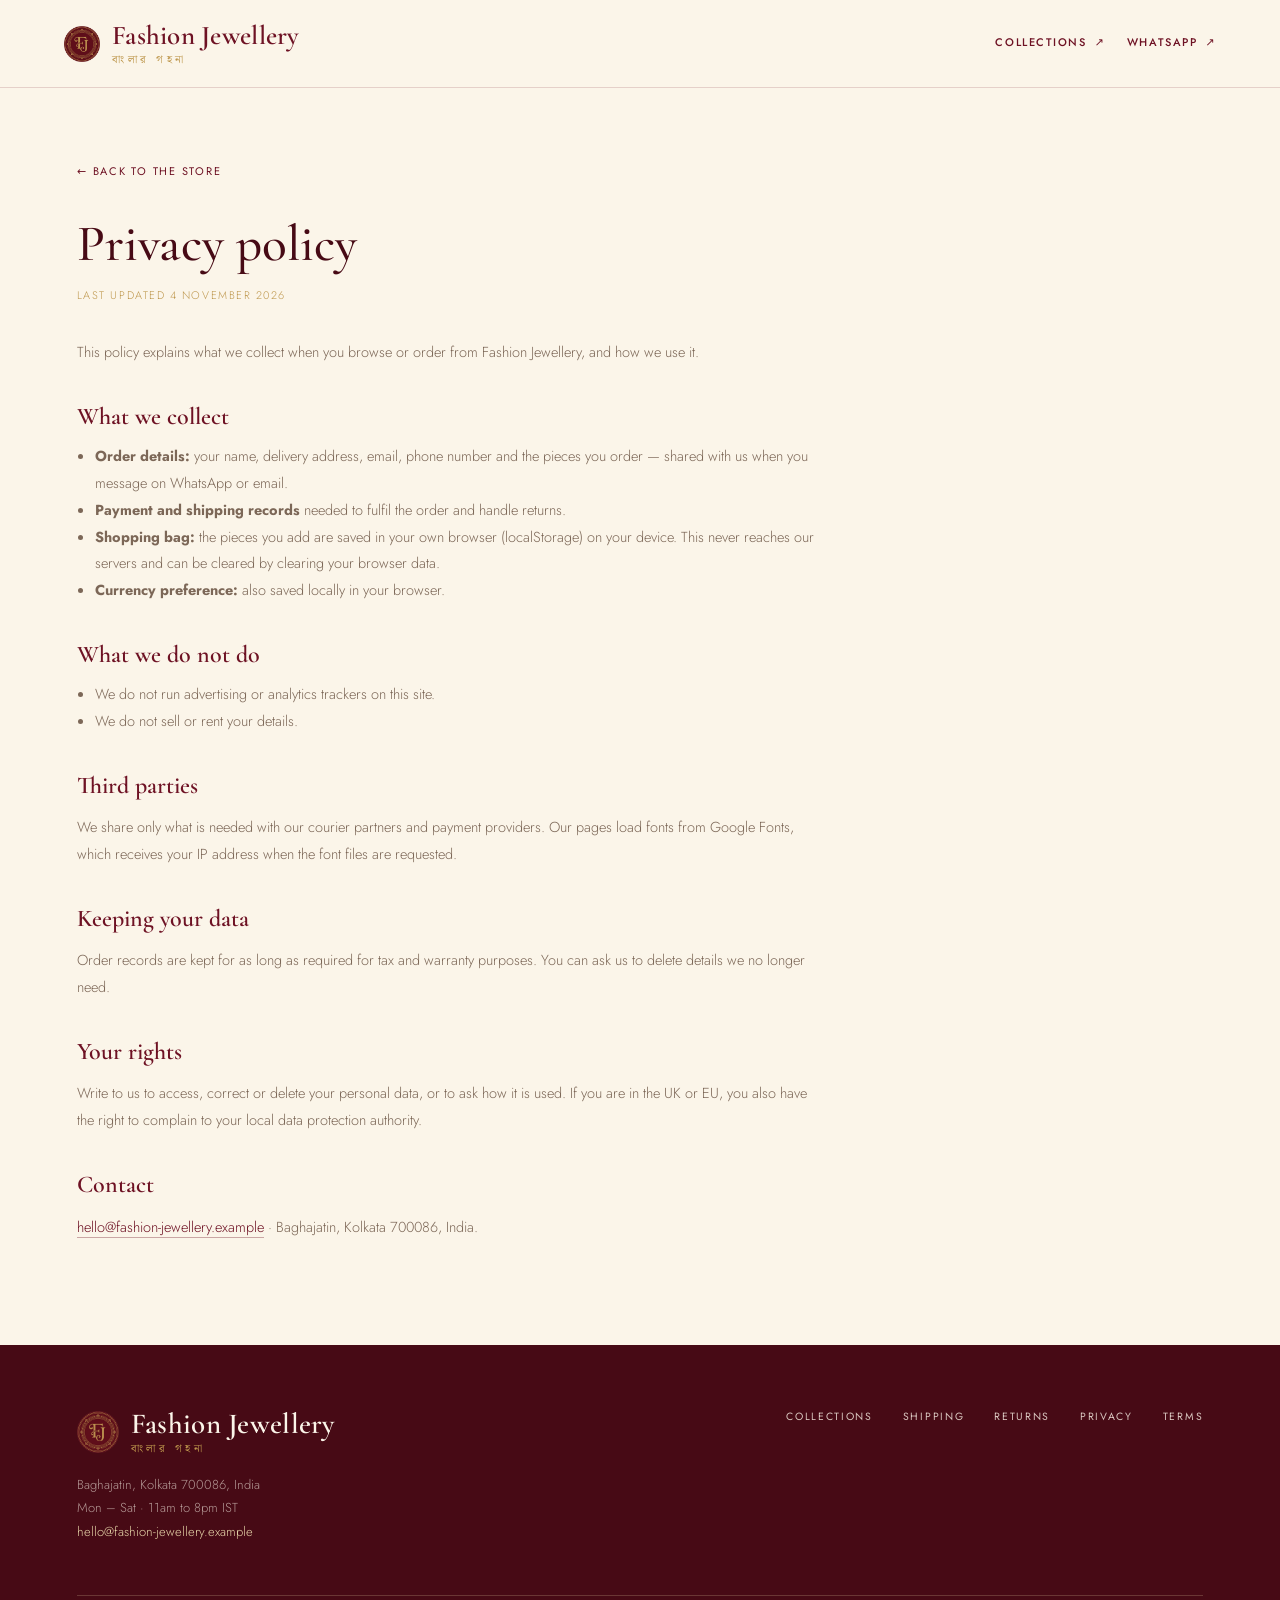
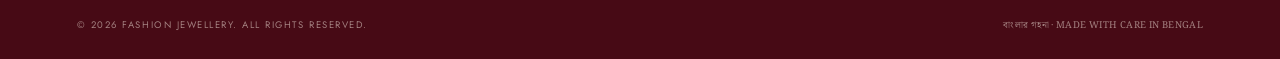
<file: privacy.html>
<!doctype html>
<html lang="en">
<head>
  <meta charset="UTF-8">
  <meta name="viewport" content="width=device-width, initial-scale=1.0">
  <meta name="theme-color" content="#6E1224">
  <link rel="icon" href="images/favicon.png" type="image/png" sizes="64x64">
  <link rel="apple-touch-icon" href="images/logo-mark-180.png">
  <title>Privacy policy | Fashion Jewellery</title>
  <link rel="preconnect" href="https://fonts.googleapis.com">
  <link rel="preconnect" href="https://fonts.gstatic.com" crossorigin>
  <link href="https://fonts.googleapis.com/css2?family=Cormorant+Garamond:ital,wght@0,400;0,500;0,600;1,400&family=Jost:wght@300;400;500;600&family=Noto+Serif+Bengali:wght@400;500;600&display=swap" rel="stylesheet">
  <link rel="stylesheet" href="style.css?v=16">
</head>
<body>
  <header class="header">
    <a class="logo" href="index.html" aria-label="Fashion Jewellery home">
      <img class="logo-mark" src="images/logo-mark.png" alt="" width="36" height="36"><span class="logo-text"><span class="logo-en">Fashion Jewellery</span><span class="logo-bn" lang="bn">বাংলার গহনা</span></span>
    </a>
    <div class="header-actions">
      <a href="collections.html" class="contact-link">COLLECTIONS <span>↗</span></a>
      <a href="https://wa.me/918697771768" target="_blank" rel="noopener noreferrer" class="contact-link">WHATSAPP <span>↗</span></a>
    </div>
  </header>
  <main class="page-main">
    <a class="page-back" href="index.html">← BACK TO THE STORE</a>
    <h1>Privacy policy</h1>
    <p class="updated">Last updated 4 November 2026</p>

    <p>This policy explains what we collect when you browse or order from Fashion Jewellery, and how we use it.</p>

    <h2>What we collect</h2>
    <ul>
      <li><strong>Order details:</strong> your name, delivery address, email, phone number and the pieces you order — shared with us when you message on WhatsApp or email.</li>
      <li><strong>Payment and shipping records</strong> needed to fulfil the order and handle returns.</li>
      <li><strong>Shopping bag:</strong> the pieces you add are saved in your own browser (localStorage) on your device. This never reaches our servers and can be cleared by clearing your browser data.</li>
      <li><strong>Currency preference:</strong> also saved locally in your browser.</li>
    </ul>

    <h2>What we do not do</h2>
    <ul>
      <li>We do not run advertising or analytics trackers on this site.</li>
      <li>We do not sell or rent your details.</li>
    </ul>

    <h2>Third parties</h2>
    <p>We share only what is needed with our courier partners and payment providers. Our pages load fonts from Google Fonts, which receives your IP address when the font files are requested.</p>

    <h2>Keeping your data</h2>
    <p>Order records are kept for as long as required for tax and warranty purposes. You can ask us to delete details we no longer need.</p>

    <h2>Your rights</h2>
    <p>Write to us to access, correct or delete your personal data, or to ask how it is used. If you are in the UK or EU, you also have the right to complain to your local data protection authority.</p>

    <h2>Contact</h2>
    <p><a class="inline" href="mailto:hello@fashion-jewellery.example">hello@fashion-jewellery.example</a> · Baghajatin, Kolkata 700086, India.</p>
  </main>
  <footer>
    <div class="footer-top">
      <div class="footer-brand">
        <a class="logo" href="index.html"><img class="logo-mark" src="images/logo-mark.png" alt="" width="36" height="36"><span class="logo-text"><span class="logo-en">Fashion Jewellery</span><span class="logo-bn" lang="bn">বাংলার গহনা</span></span></a>
        <p>Baghajatin, Kolkata 700086, India<br>Mon – Sat · 11am to 8pm IST<br><a href="mailto:hello@fashion-jewellery.example">hello@fashion-jewellery.example</a></p>
      </div>
      <div class="footer-links">
        <a href="collections.html">COLLECTIONS</a>
        <a href="shipping.html">SHIPPING</a>
        <a href="returns.html">RETURNS</a>
        <a href="privacy.html">PRIVACY</a>
        <a href="terms.html">TERMS</a>
      </div>
    </div>
    <div class="footer-bottom">
      <span>© 2026 FASHION JEWELLERY. ALL RIGHTS RESERVED.</span>
      <span lang="bn">বাংলার গহনা · MADE WITH CARE IN BENGAL</span>
    </div>
  </footer>
</body></html>
</file>
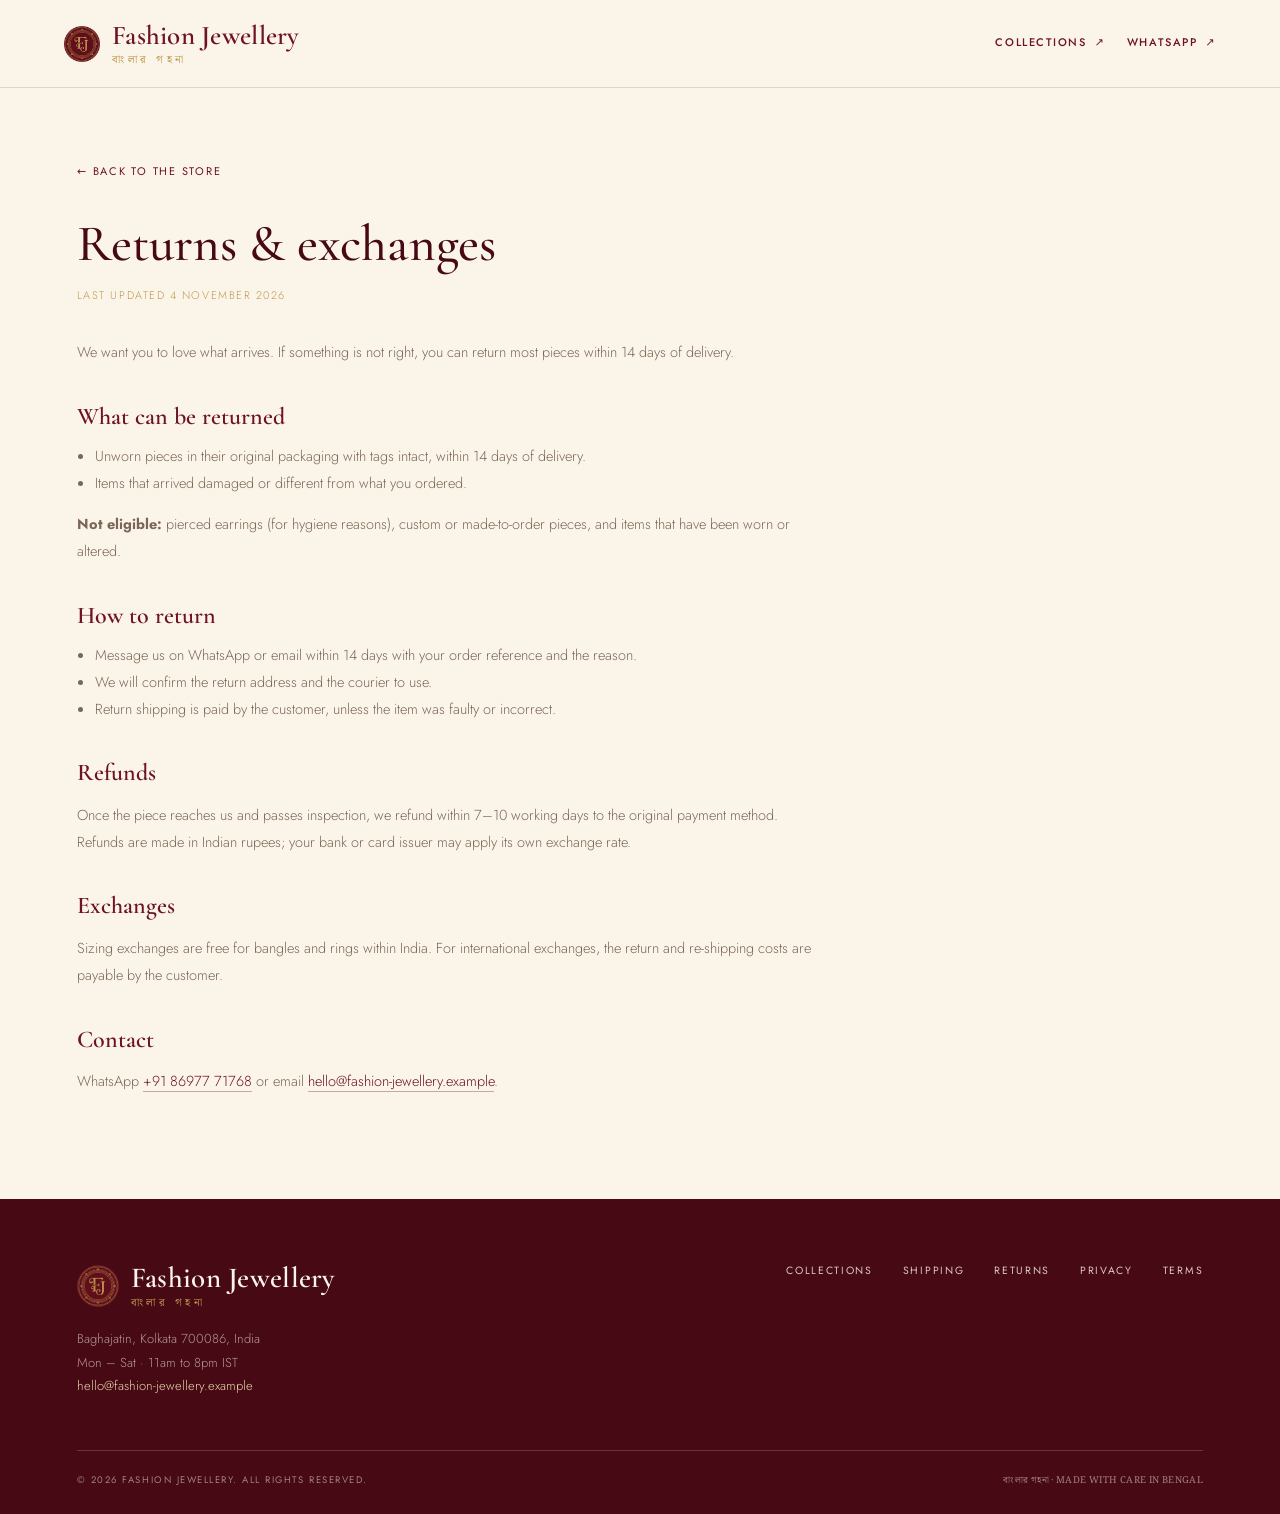
<file: returns.html>
<!doctype html>
<html lang="en">
<head>
  <meta charset="UTF-8">
  <meta name="viewport" content="width=device-width, initial-scale=1.0">
  <meta name="theme-color" content="#6E1224">
  <link rel="icon" href="images/favicon.png" type="image/png" sizes="64x64">
  <link rel="apple-touch-icon" href="images/logo-mark-180.png">
  <title>Returns &amp; exchanges | Fashion Jewellery</title>
  <link rel="preconnect" href="https://fonts.googleapis.com">
  <link rel="preconnect" href="https://fonts.gstatic.com" crossorigin>
  <link href="https://fonts.googleapis.com/css2?family=Cormorant+Garamond:ital,wght@0,400;0,500;0,600;1,400&family=Jost:wght@300;400;500;600&family=Noto+Serif+Bengali:wght@400;500;600&display=swap" rel="stylesheet">
  <link rel="stylesheet" href="style.css?v=16">
</head>
<body>
  <header class="header">
    <a class="logo" href="index.html" aria-label="Fashion Jewellery home">
      <img class="logo-mark" src="images/logo-mark.png" alt="" width="36" height="36"><span class="logo-text"><span class="logo-en">Fashion Jewellery</span><span class="logo-bn" lang="bn">বাংলার গহনা</span></span>
    </a>
    <div class="header-actions">
      <a href="collections.html" class="contact-link">COLLECTIONS <span>↗</span></a>
      <a href="https://wa.me/918697771768" target="_blank" rel="noopener noreferrer" class="contact-link">WHATSAPP <span>↗</span></a>
    </div>
  </header>
  <main class="page-main">
    <a class="page-back" href="index.html">← BACK TO THE STORE</a>
    <h1>Returns &amp; exchanges</h1>
    <p class="updated">Last updated 4 November 2026</p>

    <p>We want you to love what arrives. If something is not right, you can return most pieces within 14 days of delivery.</p>

    <h2>What can be returned</h2>
    <ul>
      <li>Unworn pieces in their original packaging with tags intact, within 14 days of delivery.</li>
      <li>Items that arrived damaged or different from what you ordered.</li>
    </ul>
    <p><strong>Not eligible:</strong> pierced earrings (for hygiene reasons), custom or made-to-order pieces, and items that have been worn or altered.</p>

    <h2>How to return</h2>
    <ul>
      <li>Message us on WhatsApp or email within 14 days with your order reference and the reason.</li>
      <li>We will confirm the return address and the courier to use.</li>
      <li>Return shipping is paid by the customer, unless the item was faulty or incorrect.</li>
    </ul>

    <h2>Refunds</h2>
    <p>Once the piece reaches us and passes inspection, we refund within 7–10 working days to the original payment method. Refunds are made in Indian rupees; your bank or card issuer may apply its own exchange rate.</p>

    <h2>Exchanges</h2>
    <p>Sizing exchanges are free for bangles and rings within India. For international exchanges, the return and re-shipping costs are payable by the customer.</p>

    <h2>Contact</h2>
    <p>WhatsApp <a class="inline" href="https://wa.me/918697771768" target="_blank" rel="noopener noreferrer">+91 86977 71768</a> or email <a class="inline" href="mailto:hello@fashion-jewellery.example">hello@fashion-jewellery.example</a>.</p>
  </main>
  <footer>
    <div class="footer-top">
      <div class="footer-brand">
        <a class="logo" href="index.html"><img class="logo-mark" src="images/logo-mark.png" alt="" width="36" height="36"><span class="logo-text"><span class="logo-en">Fashion Jewellery</span><span class="logo-bn" lang="bn">বাংলার গহনা</span></span></a>
        <p>Baghajatin, Kolkata 700086, India<br>Mon – Sat · 11am to 8pm IST<br><a href="mailto:hello@fashion-jewellery.example">hello@fashion-jewellery.example</a></p>
      </div>
      <div class="footer-links">
        <a href="collections.html">COLLECTIONS</a>
        <a href="shipping.html">SHIPPING</a>
        <a href="returns.html">RETURNS</a>
        <a href="privacy.html">PRIVACY</a>
        <a href="terms.html">TERMS</a>
      </div>
    </div>
    <div class="footer-bottom">
      <span>© 2026 FASHION JEWELLERY. ALL RIGHTS RESERVED.</span>
      <span lang="bn">বাংলার গহনা · MADE WITH CARE IN BENGAL</span>
    </div>
  </footer>
</body></html>
</file>
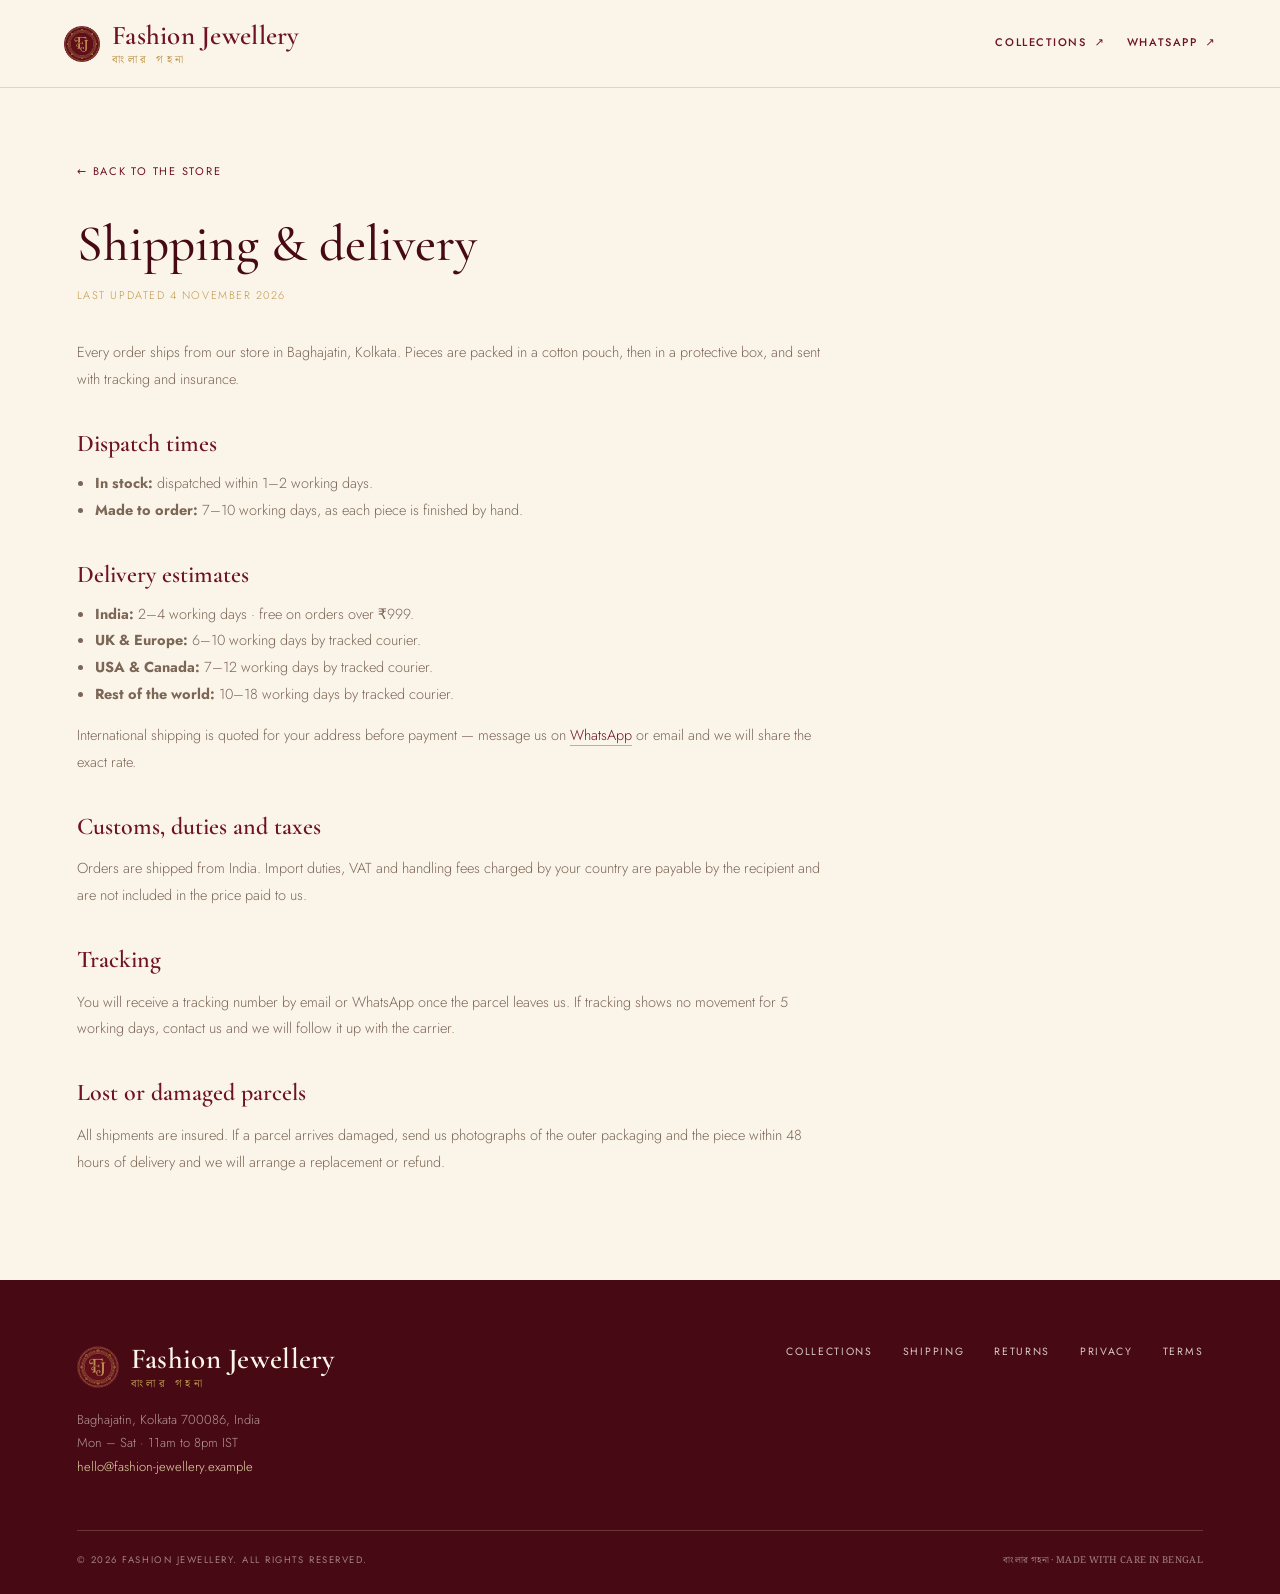
<file: shipping.html>
<!doctype html>
<html lang="en">
<head>
  <meta charset="UTF-8">
  <meta name="viewport" content="width=device-width, initial-scale=1.0">
  <meta name="theme-color" content="#6E1224">
  <link rel="icon" href="images/favicon.png" type="image/png" sizes="64x64">
  <link rel="apple-touch-icon" href="images/logo-mark-180.png">
  <title>Shipping &amp; delivery | Fashion Jewellery</title>
  <link rel="preconnect" href="https://fonts.googleapis.com">
  <link rel="preconnect" href="https://fonts.gstatic.com" crossorigin>
  <link href="https://fonts.googleapis.com/css2?family=Cormorant+Garamond:ital,wght@0,400;0,500;0,600;1,400&family=Jost:wght@300;400;500;600&family=Noto+Serif+Bengali:wght@400;500;600&display=swap" rel="stylesheet">
  <link rel="stylesheet" href="style.css?v=16">
</head>
<body>
  <header class="header">
    <a class="logo" href="index.html" aria-label="Fashion Jewellery home">
      <img class="logo-mark" src="images/logo-mark.png" alt="" width="36" height="36"><span class="logo-text"><span class="logo-en">Fashion Jewellery</span><span class="logo-bn" lang="bn">বাংলার গহনা</span></span>
    </a>
    <div class="header-actions">
      <a href="collections.html" class="contact-link">COLLECTIONS <span>↗</span></a>
      <a href="https://wa.me/918697771768" target="_blank" rel="noopener noreferrer" class="contact-link">WHATSAPP <span>↗</span></a>
    </div>
  </header>
  <main class="page-main">
    <a class="page-back" href="index.html">← BACK TO THE STORE</a>
    <h1>Shipping &amp; delivery</h1>
    <p class="updated">Last updated 4 November 2026</p>

    <p>Every order ships from our store in Baghajatin, Kolkata. Pieces are packed in a cotton pouch, then in a protective box, and sent with tracking and insurance.</p>

    <h2>Dispatch times</h2>
    <ul>
      <li><strong>In stock:</strong> dispatched within 1–2 working days.</li>
      <li><strong>Made to order:</strong> 7–10 working days, as each piece is finished by hand.</li>
    </ul>

    <h2>Delivery estimates</h2>
    <ul>
      <li><strong>India:</strong> 2–4 working days · free on orders over ₹999.</li>
      <li><strong>UK &amp; Europe:</strong> 6–10 working days by tracked courier.</li>
      <li><strong>USA &amp; Canada:</strong> 7–12 working days by tracked courier.</li>
      <li><strong>Rest of the world:</strong> 10–18 working days by tracked courier.</li>
    </ul>
    <p>International shipping is quoted for your address before payment — message us on <a class="inline" href="https://wa.me/918697771768" target="_blank" rel="noopener noreferrer">WhatsApp</a> or email and we will share the exact rate.</p>

    <h2>Customs, duties and taxes</h2>
    <p>Orders are shipped from India. Import duties, VAT and handling fees charged by your country are payable by the recipient and are not included in the price paid to us.</p>

    <h2>Tracking</h2>
    <p>You will receive a tracking number by email or WhatsApp once the parcel leaves us. If tracking shows no movement for 5 working days, contact us and we will follow it up with the carrier.</p>

    <h2>Lost or damaged parcels</h2>
    <p>All shipments are insured. If a parcel arrives damaged, send us photographs of the outer packaging and the piece within 48 hours of delivery and we will arrange a replacement or refund.</p>
  </main>
  <footer>
    <div class="footer-top">
      <div class="footer-brand">
        <a class="logo" href="index.html"><img class="logo-mark" src="images/logo-mark.png" alt="" width="36" height="36"><span class="logo-text"><span class="logo-en">Fashion Jewellery</span><span class="logo-bn" lang="bn">বাংলার গহনা</span></span></a>
        <p>Baghajatin, Kolkata 700086, India<br>Mon – Sat · 11am to 8pm IST<br><a href="mailto:hello@fashion-jewellery.example">hello@fashion-jewellery.example</a></p>
      </div>
      <div class="footer-links">
        <a href="collections.html">COLLECTIONS</a>
        <a href="shipping.html">SHIPPING</a>
        <a href="returns.html">RETURNS</a>
        <a href="privacy.html">PRIVACY</a>
        <a href="terms.html">TERMS</a>
      </div>
    </div>
    <div class="footer-bottom">
      <span>© 2026 FASHION JEWELLERY. ALL RIGHTS RESERVED.</span>
      <span lang="bn">বাংলার গহনা · MADE WITH CARE IN BENGAL</span>
    </div>
  </footer>
</body></html>
</file>
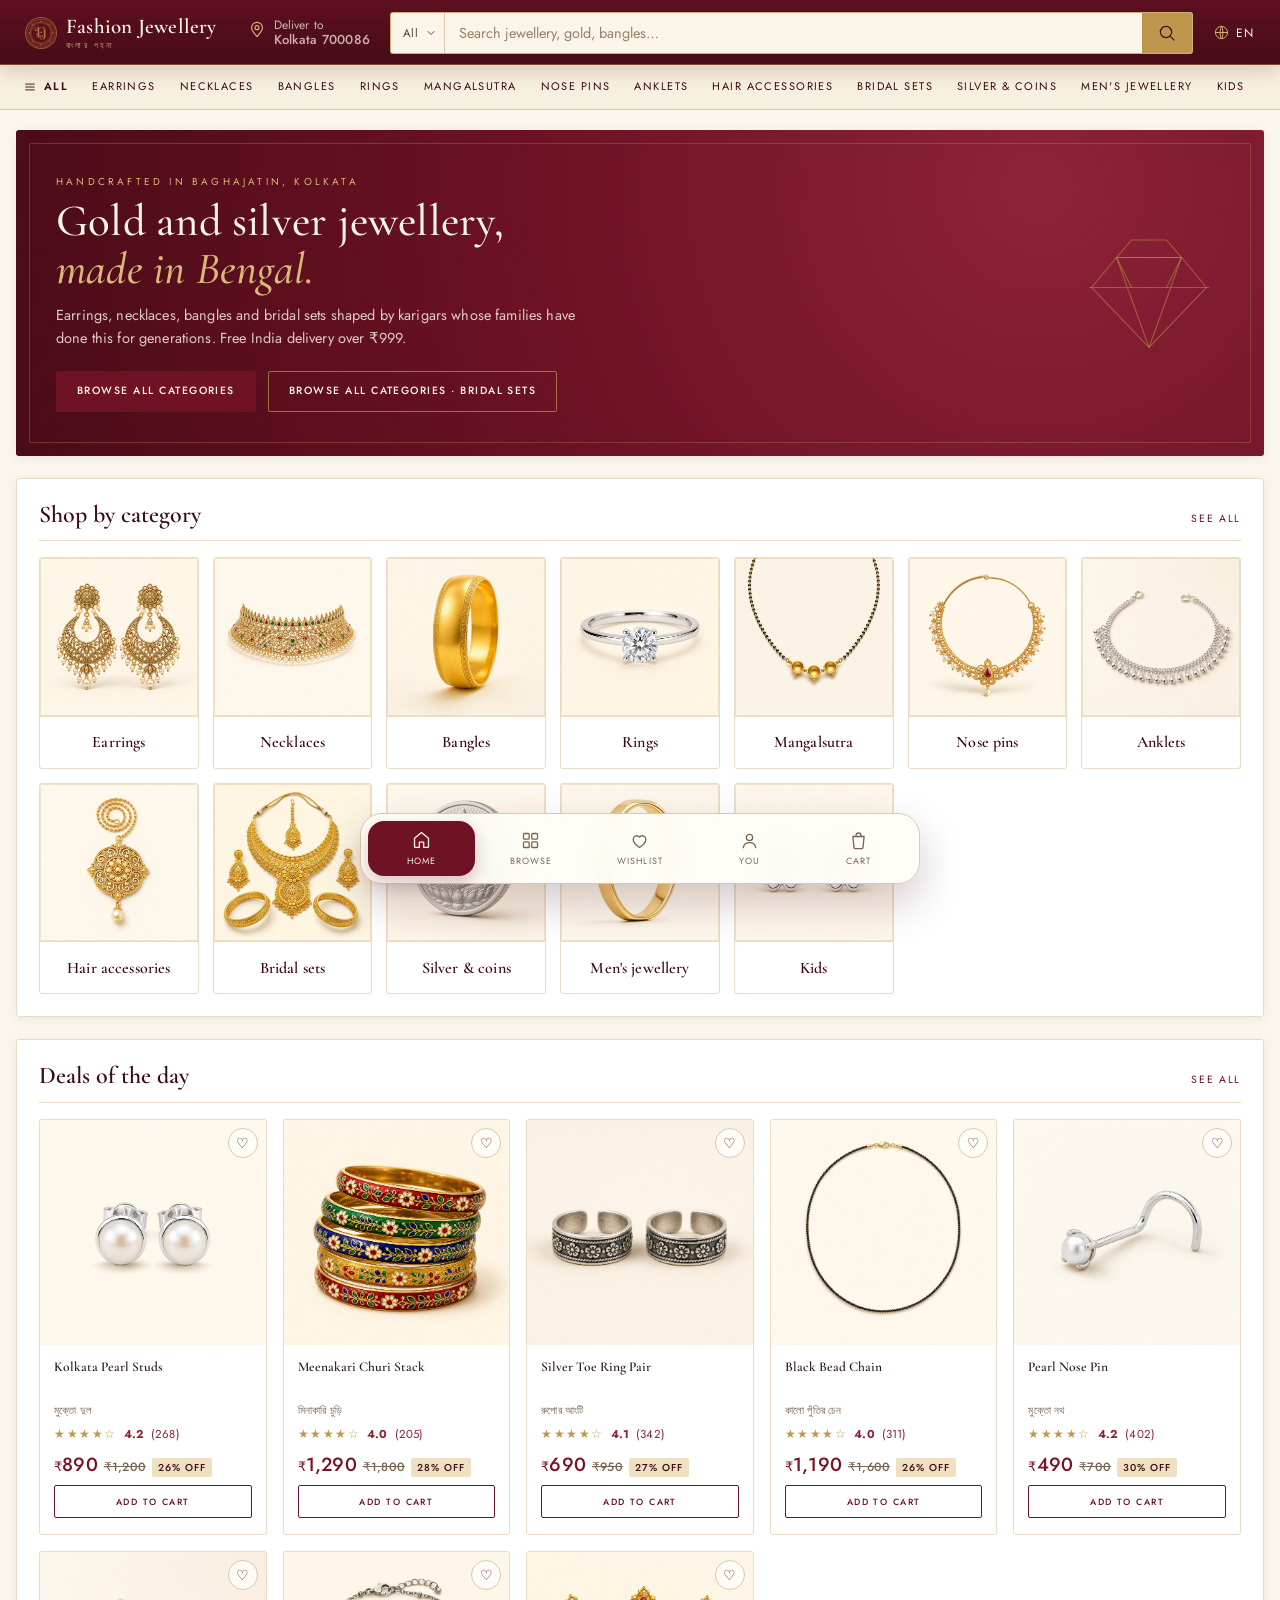
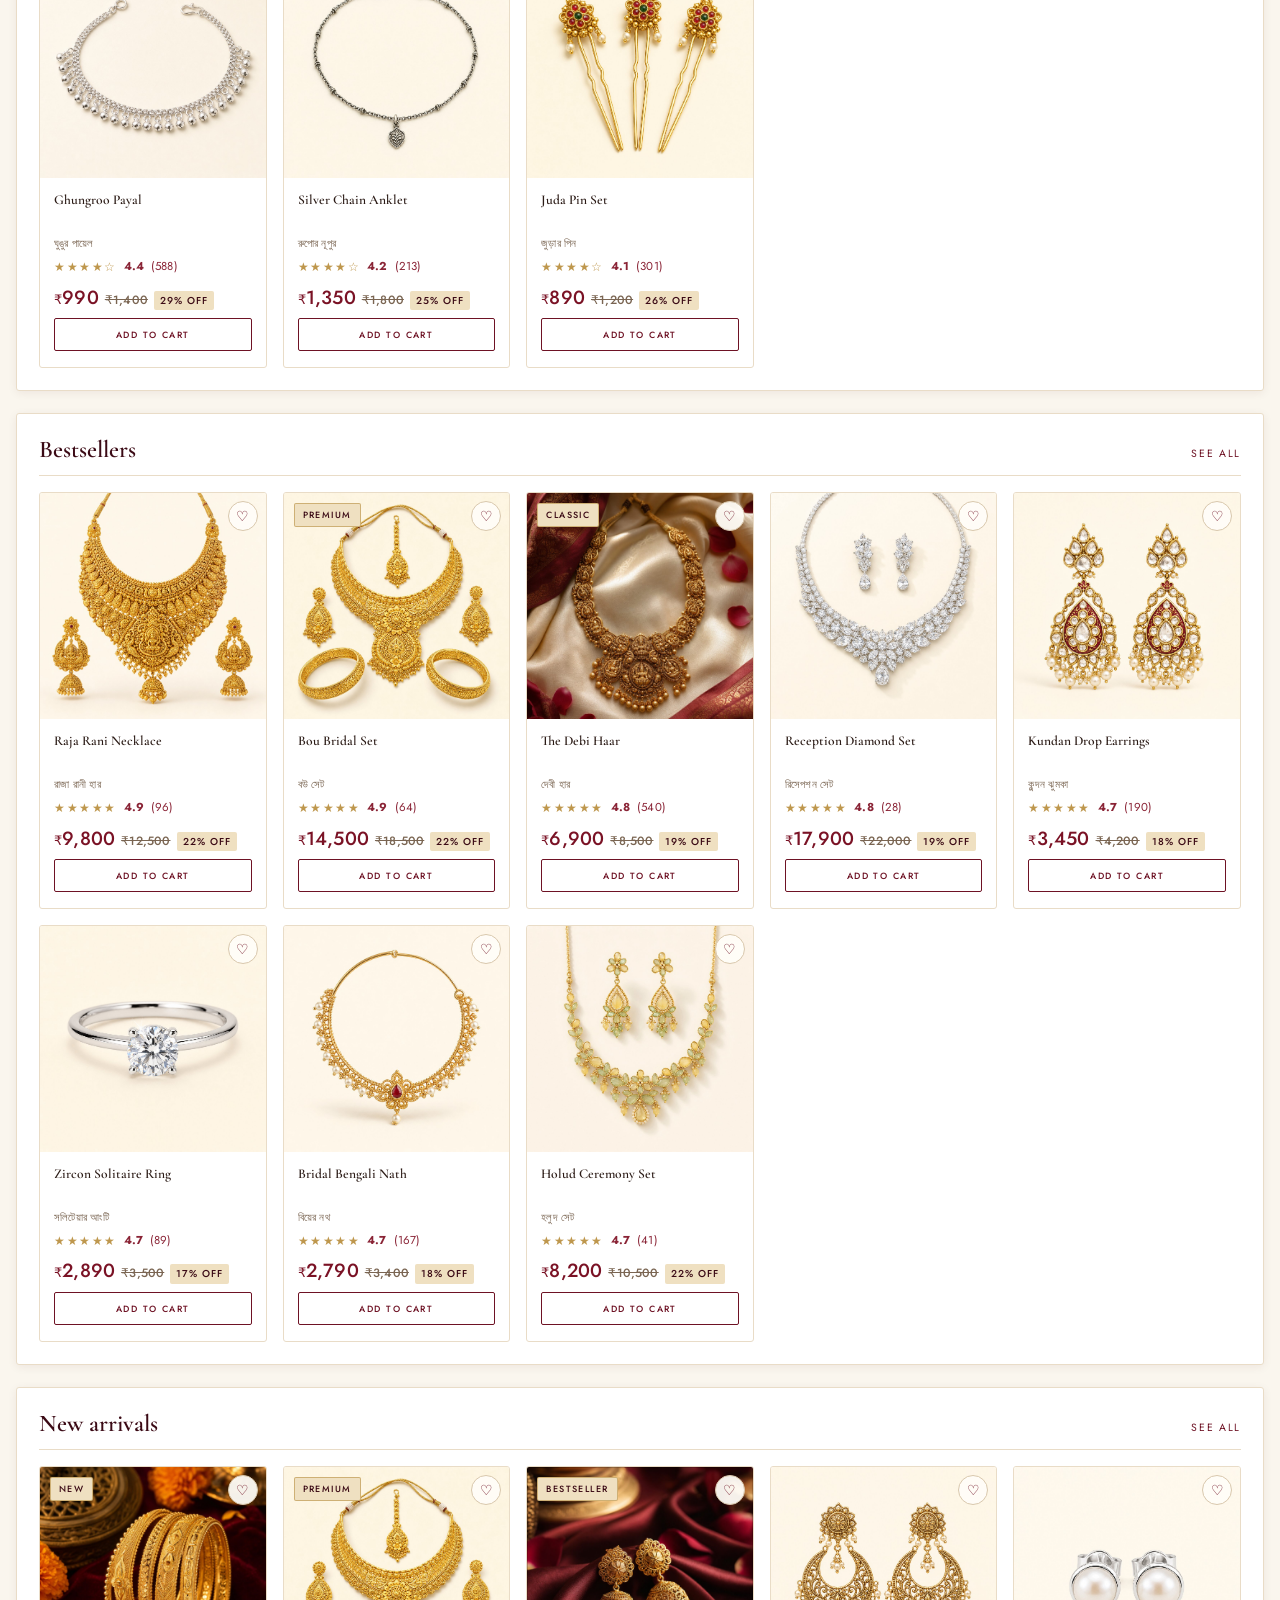
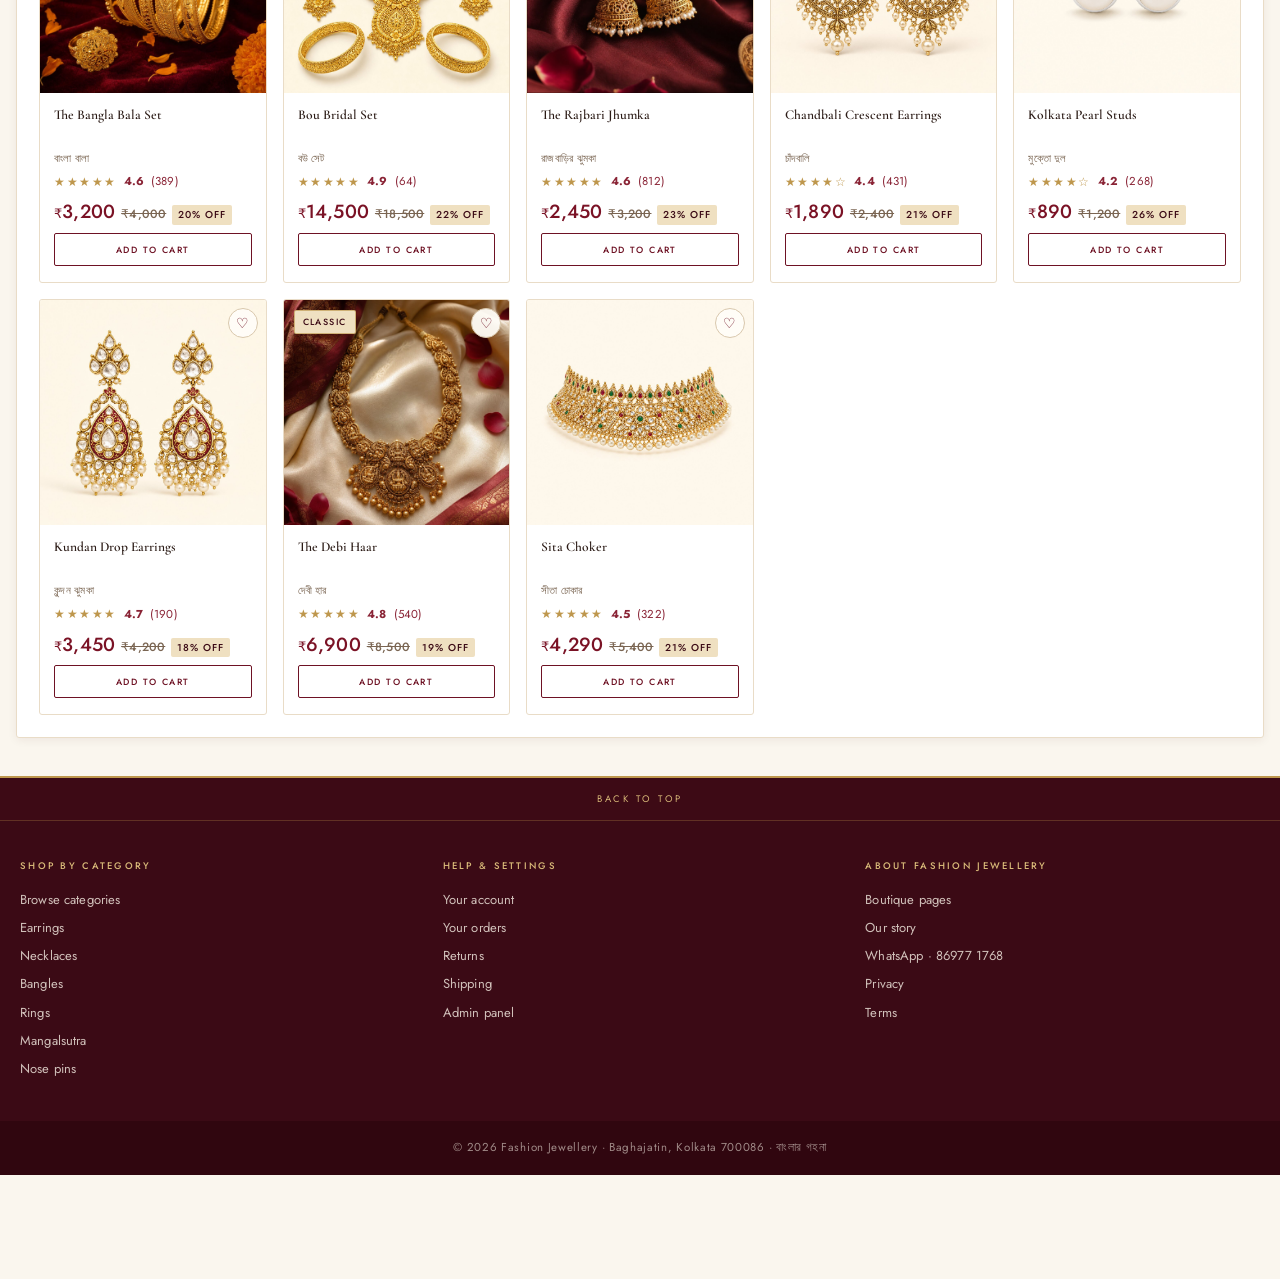
<file: shop.html>
<!doctype html>
<html lang="en">
<head>
  <meta charset="UTF-8">
  <meta name="viewport" content="width=device-width, initial-scale=1.0">
  <meta name="theme-color" content="#4a0b18">
  <link rel="icon" href="images/favicon.png" type="image/png" sizes="64x64">
  <link rel="apple-touch-icon" href="images/logo-mark-180.png">
  <title>Fashion Jewellery — Bengali gold, silver and bridal jewellery</title>
  <meta name="description" content="Shop handcrafted Bengali jewellery: earrings, necklaces, bangles, rings, bridal sets, silver and more. Free India delivery over ₹999.">
  <link rel="preconnect" href="https://fonts.googleapis.com">
  <link rel="preconnect" href="https://fonts.gstatic.com" crossorigin>
  <link href="https://fonts.googleapis.com/css2?family=Cormorant+Garamond:ital,wght@0,500;0,600;1,500&family=Jost:wght@400;500;600&display=swap" rel="stylesheet">
  <link rel="stylesheet" href="shop.css?v=11">
</head>
<body>

<header class="topbar">
  <div class="topbar-inner">
    <a class="brand hover-box" href="#/" aria-label="Fashion Jewellery home">
      <img src="images/logo-mark.png" alt="">
      <span class="brand-text">Fashion Jewellery<small>বাংলার গহনা</small></span>
    </a>

    <a class="deliver hover-box" href="#/profile">
      <svg class="ico" viewBox="0 0 24 24" aria-hidden="true"><path d="M12 21c4.2-4.4 6.5-7.6 6.5-10.5a6.5 6.5 0 1 0-13 0C5.5 13.4 7.8 16.6 12 21Z"/><circle cx="12" cy="10.4" r="2.4"/></svg>
      <span><span data-i18n="deliverTo">Deliver to</span><b>Kolkata 700086</b></span>
    </a>

    <form class="search" id="searchForm" role="search">
      <select id="searchCat" aria-label="Search category"></select>
      <input id="searchInput" type="search" data-i18n-ph="searchPh" placeholder="Search jewellery, gold, bangles…" autocomplete="off">
      <button type="submit" aria-label="Search"><svg viewBox="0 0 24 24" aria-hidden="true"><circle cx="10.8" cy="10.8" r="6.8"/><path d="m20.5 20.5-4.7-4.7"/></svg></button>
    </form>

    <div class="topright">
      <div class="menu-wrap">
        <button class="lang-btn" type="button" data-act="toggle-menu" data-menu="langMenu" aria-haspopup="true" aria-expanded="false">
          <span class="flag"><svg viewBox="0 0 24 24" aria-hidden="true"><circle cx="12" cy="12" r="8.6"/><path d="M3.6 12h16.8M12 3.4c2.7 2.9 2.7 14.3 0 17.2-2.7-2.9-2.7-14.3 0-17.2Z"/></svg></span><span id="langCode">EN</span>
        </button>
        <div class="menu" id="langMenu" role="menu">
          <button type="button" data-act="lang" data-lang="en" role="menuitem">English</button>
          <button type="button" data-act="lang" data-lang="bn" role="menuitem">বাংলা</button>
          <button type="button" data-act="lang" data-lang="hi" role="menuitem">हिन्दी</button>
        </div>
      </div>
    </div>
  </div>
</header>

<nav class="subbar" aria-label="Categories">
  <div class="subbar-inner" id="catBar"></div>
</nav>

<main class="wrap" id="view"></main>

<footer class="foot">
  <button class="back-top" type="button" data-act="top" data-i18n="backToTop">Back to top</button>
  <div class="foot-top">
    <div>
      <h4 data-i18n="shopByCategory">Shop by category</h4>
      <a href="#/browse" data-i18n="browseTitle">Browse categories</a>
      <div id="footCats"></div>
    </div>
    <div>
      <h4 data-i18n="footerHelp">Help &amp; settings</h4>
      <a href="#/account" data-i18n="accountTitle">Your account</a>
      <a href="#/orders" data-i18n="ordersTitle">Your orders</a>
      <a href="shipping.html" data-i18n="returns">Returns</a>
      <a href="shipping.html">Shipping</a>
      <a href="#/admin" data-i18n="admin">Admin panel</a>
    </div>
    <div>
      <h4 data-i18n="footerAbout">About Fashion Jewellery</h4>
      <a href="index.html" data-i18n="viewBoutique">Boutique pages</a>
      <a href="index.html#story">Our story</a>
      <a href="https://wa.me/918697771768" target="_blank" rel="noopener noreferrer">WhatsApp · 86977 1768</a>
      <a href="privacy.html">Privacy</a>
      <a href="terms.html">Terms</a>
    </div>
  </div>
  <div class="foot-bottom">© 2026 Fashion Jewellery · Baghajatin, Kolkata 700086 · বাংলার গহনা</div>
</footer>

<nav class="tabbar" aria-label="Main navigation">
  <a class="tab" href="#/" data-tab="home">
    <svg viewBox="0 0 24 24" aria-hidden="true"><path d="M4 10.6 12 4l8 6.6V20a1 1 0 0 1-1 1h-4.5v-6h-5v6H5a1 1 0 0 1-1-1v-9.4Z"/></svg>
    <span data-i18n="tabHome">Home</span>
  </a>
  <a class="tab" href="#/browse" data-tab="browse">
    <svg viewBox="0 0 24 24" aria-hidden="true"><rect x="4" y="4" width="6.5" height="6.5" rx="1"/><rect x="13.5" y="4" width="6.5" height="6.5" rx="1"/><rect x="4" y="13.5" width="6.5" height="6.5" rx="1"/><rect x="13.5" y="13.5" width="6.5" height="6.5" rx="1"/></svg>
    <span data-i18n="tabBrowse">Browse</span>
  </a>
  <a class="tab" href="#/wishlist" data-tab="wishlist">
    <svg viewBox="0 0 24 24" aria-hidden="true"><path d="M12 20s-7.2-4.5-7.2-9.3A4.1 4.1 0 0 1 12 8a4.1 4.1 0 0 1 7.2 2.7C19.2 15.5 12 20 12 20Z"/></svg>
    <span data-i18n="tabWishlist">Wishlist</span>
    <i class="tab-badge" id="wishCount" hidden>0</i>
  </a>
  <a class="tab" href="#/profile" data-tab="profile">
    <svg viewBox="0 0 24 24" aria-hidden="true"><circle cx="12" cy="8.6" r="3.6"/><path d="M4.8 20c.9-3.6 3.8-5.6 7.2-5.6s6.3 2 7.2 5.6"/></svg>
    <span data-i18n="tabProfile">You</span>
  </a>
  <a class="tab" href="#/cart" data-tab="cart">
    <svg viewBox="0 0 24 24" aria-hidden="true"><path d="M5.6 7.4h12.8l-1.2 12.1a2 2 0 0 1-2 1.8H8.8a2 2 0 0 1-2-1.8L5.6 7.4Z"/><path d="M9.2 7.4V6.2a2.8 2.8 0 0 1 5.6 0v1.2"/></svg>
    <span data-i18n="tabCart">Cart</span>
    <i class="tab-badge" id="cartCount2" hidden>0</i>
  </a>
</nav>

<div class="toast" id="toast" role="status" aria-live="polite"></div>
<div class="modal-backdrop" id="modal" role="dialog" aria-modal="true" aria-hidden="true">
  <div class="modal" id="modalBody"></div>
</div>

<script src="data.js"></script>
<script src="i18n.js"></script>
<script src="app.js?v=11"></script>
</body>
</html>
</file>
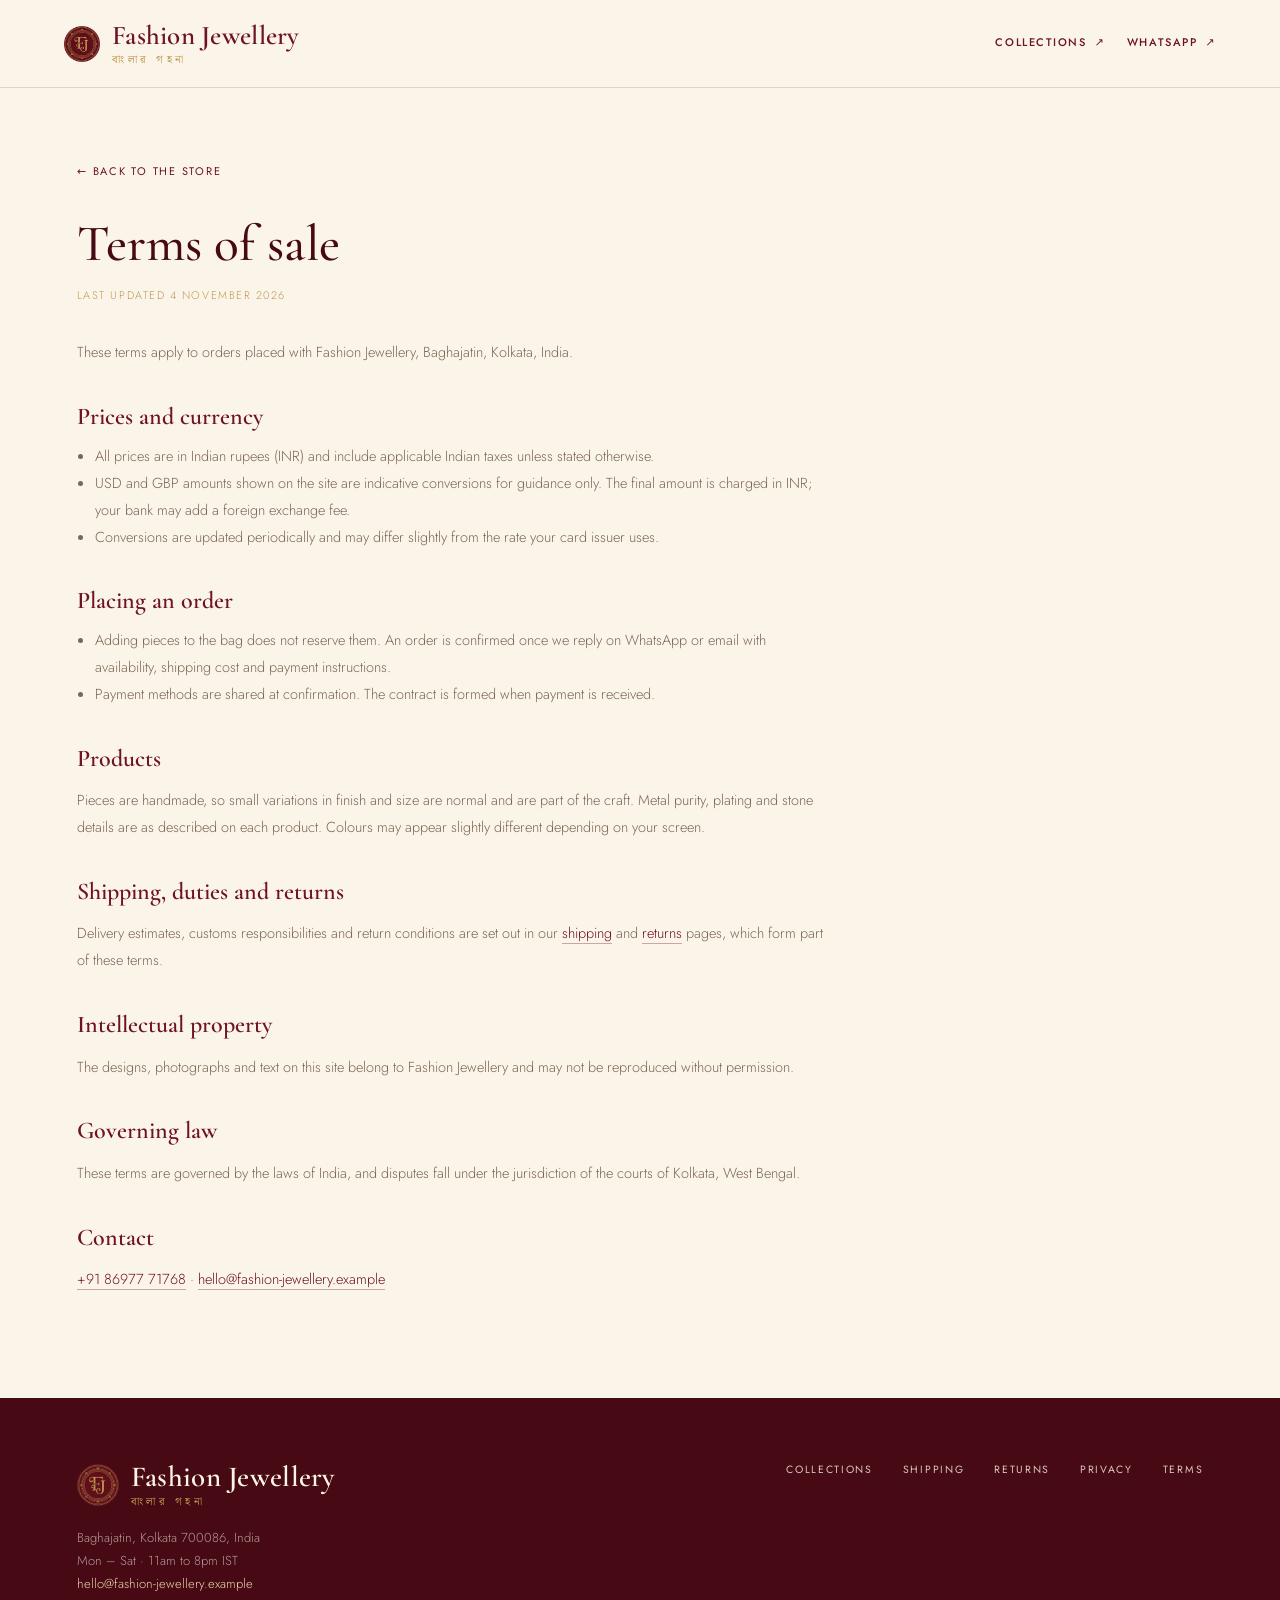
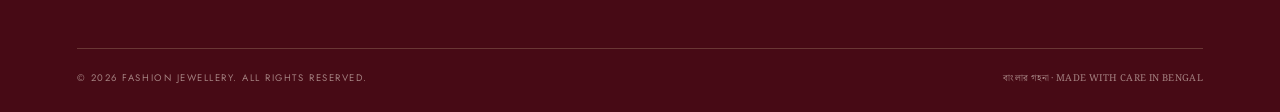
<file: terms.html>
<!doctype html>
<html lang="en">
<head>
  <meta charset="UTF-8">
  <meta name="viewport" content="width=device-width, initial-scale=1.0">
  <meta name="theme-color" content="#6E1224">
  <link rel="icon" href="images/favicon.png" type="image/png" sizes="64x64">
  <link rel="apple-touch-icon" href="images/logo-mark-180.png">
  <title>Terms of sale | Fashion Jewellery</title>
  <link rel="preconnect" href="https://fonts.googleapis.com">
  <link rel="preconnect" href="https://fonts.gstatic.com" crossorigin>
  <link href="https://fonts.googleapis.com/css2?family=Cormorant+Garamond:ital,wght@0,400;0,500;0,600;1,400&family=Jost:wght@300;400;500;600&family=Noto+Serif+Bengali:wght@400;500;600&display=swap" rel="stylesheet">
  <link rel="stylesheet" href="style.css?v=16">
</head>
<body>
  <header class="header">
    <a class="logo" href="index.html" aria-label="Fashion Jewellery home">
      <img class="logo-mark" src="images/logo-mark.png" alt="" width="36" height="36"><span class="logo-text"><span class="logo-en">Fashion Jewellery</span><span class="logo-bn" lang="bn">বাংলার গহনা</span></span>
    </a>
    <div class="header-actions">
      <a href="collections.html" class="contact-link">COLLECTIONS <span>↗</span></a>
      <a href="https://wa.me/918697771768" target="_blank" rel="noopener noreferrer" class="contact-link">WHATSAPP <span>↗</span></a>
    </div>
  </header>
  <main class="page-main">
    <a class="page-back" href="index.html">← BACK TO THE STORE</a>
    <h1>Terms of sale</h1>
    <p class="updated">Last updated 4 November 2026</p>

    <p>These terms apply to orders placed with Fashion Jewellery, Baghajatin, Kolkata, India.</p>

    <h2>Prices and currency</h2>
    <ul>
      <li>All prices are in Indian rupees (INR) and include applicable Indian taxes unless stated otherwise.</li>
      <li>USD and GBP amounts shown on the site are indicative conversions for guidance only. The final amount is charged in INR; your bank may add a foreign exchange fee.</li>
      <li>Conversions are updated periodically and may differ slightly from the rate your card issuer uses.</li>
    </ul>

    <h2>Placing an order</h2>
    <ul>
      <li>Adding pieces to the bag does not reserve them. An order is confirmed once we reply on WhatsApp or email with availability, shipping cost and payment instructions.</li>
      <li>Payment methods are shared at confirmation. The contract is formed when payment is received.</li>
    </ul>

    <h2>Products</h2>
    <p>Pieces are handmade, so small variations in finish and size are normal and are part of the craft. Metal purity, plating and stone details are as described on each product. Colours may appear slightly different depending on your screen.</p>

    <h2>Shipping, duties and returns</h2>
    <p>Delivery estimates, customs responsibilities and return conditions are set out in our <a class="inline" href="shipping.html">shipping</a> and <a class="inline" href="returns.html">returns</a> pages, which form part of these terms.</p>

    <h2>Intellectual property</h2>
    <p>The designs, photographs and text on this site belong to Fashion Jewellery and may not be reproduced without permission.</p>

    <h2>Governing law</h2>
    <p>These terms are governed by the laws of India, and disputes fall under the jurisdiction of the courts of Kolkata, West Bengal.</p>

    <h2>Contact</h2>
    <p><a class="inline" href="https://wa.me/918697771768" target="_blank" rel="noopener noreferrer">+91 86977 71768</a> · <a class="inline" href="mailto:hello@fashion-jewellery.example">hello@fashion-jewellery.example</a></p>
  </main>
  <footer>
    <div class="footer-top">
      <div class="footer-brand">
        <a class="logo" href="index.html"><img class="logo-mark" src="images/logo-mark.png" alt="" width="36" height="36"><span class="logo-text"><span class="logo-en">Fashion Jewellery</span><span class="logo-bn" lang="bn">বাংলার গহনা</span></span></a>
        <p>Baghajatin, Kolkata 700086, India<br>Mon – Sat · 11am to 8pm IST<br><a href="mailto:hello@fashion-jewellery.example">hello@fashion-jewellery.example</a></p>
      </div>
      <div class="footer-links">
        <a href="collections.html">COLLECTIONS</a>
        <a href="shipping.html">SHIPPING</a>
        <a href="returns.html">RETURNS</a>
        <a href="privacy.html">PRIVACY</a>
        <a href="terms.html">TERMS</a>
      </div>
    </div>
    <div class="footer-bottom">
      <span>© 2026 FASHION JEWELLERY. ALL RIGHTS RESERVED.</span>
      <span lang="bn">বাংলার গহনা · MADE WITH CARE IN BENGAL</span>
    </div>
  </footer>
</body></html>
</file>
<file: style.css>
:root{
  --ivory:#fbf5e9;
  --ivory-2:#f5ead8;
  --ivory-3:#efe0c9;
  --maroon:#6e1224;
  --maroon-deep:#470a15;
  --gold:#be974d;
  --gold-2:#e7d5a9;
  --ink:#2c1a16;
  --muted:#7c6757;
  --line:rgba(110,18,36,.16);
}
*{box-sizing:border-box}
html{scroll-behavior:smooth}
body{margin:0;background:var(--ivory);color:var(--ink);font-family:'Jost',system-ui,sans-serif;font-weight:400;-webkit-font-smoothing:antialiased}
a{color:inherit;text-decoration:none}
button,input{font:inherit}
button{cursor:pointer}
img{display:block;max-width:100%;height:auto}
.bn,.logo-bn,.bn-line,.bn-inline,.product-info h3{font-family:'Noto Serif Bengali',serif}
.sr-only{position:absolute;width:1px;height:1px;overflow:hidden;clip:rect(0,0,0,0)}

/* announcement */
.announcement{background:var(--maroon-deep);color:var(--gold-2);text-align:center;font-size:10px;letter-spacing:.16em;padding:11px 16px;font-weight:500;text-transform:uppercase}
.announcement span{font-family:'Noto Serif Bengali',serif;letter-spacing:.04em;text-transform:none;font-size:12px;color:var(--gold-2)}
.announcement i{margin:0 12px;font-style:normal;color:var(--gold);opacity:.8}

/* header */
.header{position:sticky;top:0;z-index:9;height:88px;display:flex;align-items:center;gap:clamp(14px,2.2vw,38px);padding:0 5%;background:var(--ivory);border-bottom:1px solid var(--line);transition:box-shadow .25s ease}
.header.scrolled{box-shadow:0 10px 26px rgba(44,10,16,.12)}
#top,#shop,#collections,#story,#shipping{scroll-margin-top:104px}
.logo{display:flex;align-items:center;gap:12px;min-width:0}
.logo-mark{display:block;width:36px;height:36px;flex:0 0 auto}
.logo-text{display:flex;flex-direction:column;line-height:1;gap:6px;min-width:0}
.logo-en{font-family:'Cormorant Garamond',serif;font-size:27px;font-weight:600;letter-spacing:.01em;color:var(--maroon);white-space:nowrap}
.logo-bn{font-size:11px;letter-spacing:.32em;color:var(--gold);text-transform:none}
.nav{display:flex;gap:clamp(16px,1.9vw,32px);font-size:13px;letter-spacing:.09em;text-transform:uppercase;color:var(--ink)}
.nav a{position:relative;padding:6px 0;white-space:nowrap}
.nav a:after{content:'';position:absolute;left:0;right:100%;bottom:0;height:1px;background:var(--gold);transition:right .25s}
.nav a:hover:after{right:0}
.nav-group{position:relative;display:flex;align-items:center}
.nav-caret{display:inline-block;width:5px;height:5px;margin-left:7px;margin-bottom:2px;border-right:1px solid currentColor;border-bottom:1px solid currentColor;transform:rotate(45deg);opacity:.6;vertical-align:middle}
.nav-sub{position:absolute;top:100%;left:-18px;z-index:10;display:none;flex-direction:column;gap:2px;min-width:206px;margin:0;padding:14px 12px;list-style:none;background:var(--ivory);border:1px solid var(--line);box-shadow:0 20px 38px rgba(44,10,16,.14)}
.nav-group:hover .nav-sub,.nav-group:focus-within .nav-sub{display:flex}
.nav-sub a{display:block;padding:8px 12px;font-size:11px;letter-spacing:.12em;color:var(--muted);transition:color .18s,background .18s}
.nav-sub a:hover{color:var(--maroon);background:rgba(190,151,77,.14)}
.nav-sub a:after{display:none}
.header-actions{margin-left:auto;display:flex;align-items:center;gap:clamp(14px,1.7vw,30px);font-size:11px;font-weight:500;letter-spacing:.14em}
.contact-link{display:inline-flex;gap:8px;color:var(--maroon);border-bottom:1px solid transparent;padding-bottom:3px;white-space:nowrap}
.contact-link:hover{border-color:var(--gold)}
.currency-picker{position:relative;display:inline-block}
.currency-toggle{display:inline-flex;align-items:center;justify-content:space-between;gap:7px;width:86px;box-sizing:border-box;border:1px solid var(--line);background:transparent;color:var(--maroon);font-family:'Jost',sans-serif;font-size:11px;letter-spacing:.12em;padding:7px 9px;cursor:pointer;transition:border-color .2s,background .2s}
.currency-toggle:hover{border-color:var(--gold);background:rgba(190,151,77,.08)}
.currency-toggle:focus-visible{outline:2px solid var(--gold);outline-offset:2px}
.currency-code{white-space:nowrap;flex:1 1 auto;text-align:left}
.currency-chevron{flex:0 0 auto;width:9px;height:6px;color:var(--gold);transition:transform .22s ease}
.currency-picker.open .currency-chevron{transform:rotate(180deg)}
.currency-menu{position:absolute;top:calc(100% + 8px);right:0;min-width:200px;margin:0;padding:6px;list-style:none;background:#fffaf0;border:1px solid var(--line);box-shadow:0 20px 44px rgba(44,10,16,.18);z-index:8}
.currency-menu[hidden]{display:none}
.currency-menu li{position:relative;display:grid;grid-template-columns:18px 1fr;column-gap:9px;align-items:center;padding:9px 26px 9px 10px;cursor:pointer;font-size:11px;letter-spacing:.1em;color:var(--muted)}
.currency-menu li:hover,.currency-menu li:focus{background:rgba(190,151,77,.14);outline:none}
.c-sym{grid-row:1 / 3;font-size:14px;color:var(--gold);text-align:center}
.c-code{color:var(--ink);letter-spacing:.14em}
.c-name{font-size:10px;letter-spacing:.02em;color:var(--muted);text-transform:none}
.currency-menu li.selected{background:rgba(110,18,36,.06)}
.currency-menu li.selected .c-code{color:var(--maroon);font-weight:500}
.currency-menu li.selected:after{content:'✓';position:absolute;right:10px;top:50%;transform:translateY(-50%);font-size:11px;color:var(--gold)}
.bag-button{position:relative;display:inline-flex;align-items:center;border:0;background:none;padding:0;line-height:1;color:var(--maroon)}
.bag-icon{width:22px;height:22px;flex:0 0 auto;display:block}
.header .bag-count{position:absolute;top:-7px;right:-9px;margin:0;width:17px;height:17px;min-width:17px;font-size:8.5px;box-shadow:0 0 0 2px var(--ivory)}
.bag-count{display:inline-flex;align-items:center;justify-content:center;flex:0 0 auto;width:20px;height:20px;min-width:20px;border-radius:50%;background:var(--maroon);color:var(--gold-2);margin-left:8px;font-size:9px;line-height:1;letter-spacing:0}
.icon-button{border:0;background:none}
.menu-toggle{display:none;font-size:20px;color:var(--maroon);padding:0}

/* hero */
.hero{position:relative;min-height:640px;display:flex;align-items:center;padding:90px 6% 110px;color:var(--ivory);background:var(--maroon-deep) url('images/hero.jpg') right center/cover no-repeat}
.hero:before{content:'';position:absolute;inset:0;background:linear-gradient(90deg,rgba(43,7,13,.95) 0%,rgba(43,7,13,.86) 34%,rgba(43,7,13,.45) 62%,rgba(43,7,13,.12) 100%)}
.hero-copy{position:relative;max-width:640px}
.eyebrow{font-size:10.5px;font-weight:500;letter-spacing:.2em;text-transform:uppercase;color:var(--gold);margin:0}
.hero h1{font-family:'Cormorant Garamond',serif;font-weight:500;font-size:clamp(46px,5.6vw,80px);line-height:1.02;letter-spacing:-.01em;margin:22px 0 26px;color:#fff8ec}
.hero h1 em{font-style:italic;color:var(--gold-2)}
.hero h1 .bn{display:block;font-size:clamp(20px,2vw,27px);letter-spacing:.06em;color:var(--gold);margin-bottom:14px;line-height:1.4}
.hero-text{font-size:15.5px;line-height:1.75;max-width:440px;color:rgba(255,248,236,.78);font-weight:300}
.hero-actions{display:flex;align-items:center;gap:30px;flex-wrap:wrap;margin-top:34px}
.hero-note{margin:18px 0 0;font-size:11px;letter-spacing:.1em;text-transform:uppercase;color:rgba(255,248,236,.6)}
.button{display:inline-flex;align-items:center;justify-content:space-between;gap:44px;padding:18px 24px;font-size:11px;font-weight:500;letter-spacing:.16em;border:0}
.button-gold{background:var(--gold);color:#2d0a12}
.button-gold:hover{background:var(--gold-2)}
.link-underline{display:inline-flex;align-items:center;gap:12px;font-size:11px;font-weight:500;letter-spacing:.16em;color:var(--gold-2);border-bottom:1px solid rgba(231,213,169,.5);padding-bottom:6px}
.hero .link-underline{color:var(--gold-2)}
.link-underline:hover{border-color:var(--gold-2)}
.hero-bottom{position:absolute;left:6%;right:6%;bottom:28px;display:flex;justify-content:space-between;font-size:10px;letter-spacing:.16em;color:rgba(255,248,236,.6);text-transform:uppercase}
.hero-bottom span:first-child{font-family:'Noto Serif Bengali',serif;letter-spacing:.04em;text-transform:none}

/* ticker */
.ticker{background:var(--gold-2);color:var(--maroon-deep);height:52px;display:flex;align-items:center;justify-content:space-around;gap:26px;overflow:hidden;white-space:nowrap;font-size:10px;letter-spacing:.2em;font-weight:500}
.ticker b{font-weight:400;color:var(--maroon);opacity:.6}

/* sections */
.section{padding-left:6%;padding-right:6%}
.intro{display:flex;justify-content:space-between;gap:8%;align-items:flex-start;padding-top:110px;padding-bottom:110px}
.intro-left{max-width:620px}
.intro-right{width:360px;padding-top:8px}
.section h2{font-family:'Cormorant Garamond',serif;font-weight:500;font-size:clamp(34px,3.6vw,54px);line-height:1.08;letter-spacing:-.005em;margin:18px 0 0;color:var(--maroon-deep)}
.section h2 em{font-style:italic;color:var(--gold)}
.bn-line{font-size:15px;color:var(--maroon);margin:0 0 14px;letter-spacing:.02em}
.intro-right p{font-size:15px;line-height:1.8;color:var(--muted);margin:0 0 22px;font-weight:300}
.intro-right .link-underline{color:var(--maroon);border-color:rgba(110,18,36,.35)}

/* collections */
.collections{padding-top:20px;padding-bottom:110px}
.section-heading{display:flex;justify-content:space-between;align-items:flex-end;gap:20px;border-top:1px solid var(--line);padding-top:48px}
.section-heading h2{font-size:clamp(32px,3.4vw,50px)}
.bn-inline{font-size:.5em;color:var(--gold);letter-spacing:.02em;margin-left:10px;vertical-align:middle}
.section-heading .link-underline{color:var(--maroon);border-color:rgba(110,18,36,.35);margin-bottom:8px}
.anchor-target{display:block;height:0;scroll-margin-top:118px}
.filters{display:flex;gap:26px;margin:42px 0 20px;overflow-x:auto;scrollbar-width:none;border-bottom:1px solid var(--line);padding-bottom:0}
.filters::-webkit-scrollbar{display:none}
.filters button{border:0;background:transparent;padding:0 0 12px;font-size:10.5px;letter-spacing:.12em;white-space:nowrap;color:var(--muted);border-bottom:2px solid transparent;margin-bottom:-1px}
.filters button.active{color:var(--maroon);border-color:var(--maroon);font-weight:500}
.product-grid{display:grid;grid-template-columns:repeat(3,1fr);gap:20px}
.product[hidden]{display:none}
.product-image{position:relative;background:var(--ivory-2);border:1px solid var(--line);overflow:hidden;aspect-ratio:1/1}
.product-image img{width:100%;height:100%;object-fit:cover;transition:transform .6s ease}
.product:hover .product-image img{transform:scale(1.04)}
.tag{position:absolute;top:14px;left:14px;background:var(--maroon);color:var(--gold-2);padding:7px 10px;font-size:9px;letter-spacing:.16em;font-weight:500}
.product-image .add{position:absolute;right:14px;bottom:14px;width:42px;height:42px;border-radius:50%;border:1px solid var(--gold);background:rgba(251,245,233,.94);color:var(--maroon);font-size:22px;line-height:1;display:grid;place-items:center;transition:.2s}
.product-image .add:hover{background:var(--maroon);color:var(--gold-2);border-color:var(--maroon)}
.detail-actions .button{width:auto;flex:0 0 auto}
.product-info{display:flex;justify-content:space-between;align-items:flex-start;gap:12px;padding-top:16px}
.product-info h3{font-size:16px;margin:0 0 6px;font-weight:500;color:var(--maroon-deep)}
.product-info p{font-size:9px;letter-spacing:.14em;color:var(--muted);margin:0;font-family:'Jost',sans-serif}
.product-info>span{font-size:15px;color:var(--maroon);white-space:nowrap;padding-top:2px}
.price-note{font-size:12px;line-height:1.7;color:var(--muted);margin:22px 0 0;font-weight:300}

/* collection teaser cards (homepage) */
.collection-cards{display:grid;grid-template-columns:repeat(3,1fr);gap:20px;margin-top:34px}
.collection-card{display:flex;flex-direction:column;border:1px solid var(--line);background:var(--ivory-2);overflow:hidden}
.collection-media{display:block;aspect-ratio:4/5;overflow:hidden}
.collection-media img{width:100%;height:100%;object-fit:cover;display:block;transition:transform .6s ease}
.collection-card:hover .collection-media img{transform:scale(1.04)}
.collection-label{display:flex;flex-direction:column;gap:5px;padding:16px 18px;font-family:'Cormorant Garamond',serif;font-size:21px;font-weight:600;color:var(--maroon-deep)}
.collection-label small{font-family:'Jost',sans-serif;font-size:9.5px;letter-spacing:.16em;text-transform:uppercase;color:var(--muted);font-weight:400}

/* collections page */
.collections-page{padding:0 6% 110px}
.page-head{max-width:780px;padding-bottom:8px}
.page-head h1{font-family:'Cormorant Garamond',serif;font-size:clamp(40px,4.6vw,66px);font-weight:500;color:var(--maroon-deep);margin:16px 0 18px;line-height:1.03}
.page-head h1 em{font-style:italic;color:var(--gold)}
.page-lede{font-size:15px;line-height:1.85;color:var(--muted);font-weight:300;margin:0;max-width:620px}
.collection-cta{margin-top:70px;padding:44px 40px;background:var(--ivory-2);border:1px solid var(--line);display:flex;flex-wrap:wrap;align-items:center;justify-content:space-between;gap:22px}
.collection-cta h2{font-family:'Cormorant Garamond',serif;font-size:clamp(26px,2.5vw,34px);font-weight:500;color:var(--maroon-deep);margin:0 0 8px}
.collection-cta p{margin:0;font-size:14px;line-height:1.7;color:var(--muted);font-weight:300;max-width:520px}
.collection-cta .button{flex:0 0 auto}

/* story */
.story{display:grid;grid-template-columns:1fr 1fr;gap:8%;align-items:center;background:var(--maroon-deep);color:var(--ivory);padding-top:95px;padding-bottom:95px}
.story-image{position:relative}
.story-image img{position:relative;z-index:2}
.story-image img{width:100%;height:520px;object-fit:cover;border:1px solid rgba(231,213,169,.4)}
.story-image:after{content:'';position:absolute;inset:14px -14px -14px 14px;border:1px solid rgba(231,213,169,.35);pointer-events:none;z-index:1}
.story-copy{max-width:460px}
.story-copy h2{color:#fff8ec;margin-bottom:26px}
.story-copy h2 em{color:var(--gold-2)}
.story-copy p{font-size:15px;line-height:1.85;color:rgba(255,248,236,.72);font-weight:300;margin:0 0 18px}
.story-copy .bn-line{color:var(--gold);font-size:16px}
.story-copy .link-underline{margin-top:8px}

/* shipping & sizing */
.info{padding-top:10px;padding-bottom:0}
.info-head{max-width:640px}
.info-grid{display:grid;grid-template-columns:1fr 1fr;gap:6%;margin-top:44px}
.info-grid h3{font-family:'Cormorant Garamond',serif;font-size:24px;font-weight:600;color:var(--maroon);margin:0 0 14px}
.info-grid table{width:100%;border-collapse:collapse;font-size:13.5px}
.info-grid tr{border-bottom:1px solid var(--line)}
.info-grid th{text-align:left;font-weight:500;color:var(--ink);padding:12px 16px 12px 0;white-space:nowrap;vertical-align:top}
.info-grid td{color:var(--muted);padding:12px 0;font-weight:300;line-height:1.6}
.fineprint{font-size:12px;line-height:1.7;color:var(--muted);margin:16px 0 0;font-weight:300}

/* assurances */
.assurances{display:grid;grid-template-columns:repeat(3,1fr);gap:40px;padding-top:74px;padding-bottom:80px;text-align:center}
.assurances>div{border-right:1px solid var(--line);padding-right:30px}
.assurances>div:last-child{border-right:0;padding-right:0}
.assurance-icon{display:block;color:var(--gold);font-size:20px;margin-bottom:14px}
.assurances h3{font-family:'Noto Serif Bengali',serif;font-size:17px;font-weight:500;color:var(--maroon);margin:0 0 10px}
.assurances p{font-size:13.5px;line-height:1.7;color:var(--muted);margin:0 auto;max-width:260px;font-weight:300}

/* footer */
footer{background:var(--maroon-deep);color:var(--ivory);padding:64px 6% 26px}
.footer-top{display:flex;justify-content:space-between;gap:10%;align-items:flex-start}
.footer-brand .logo-mark{width:42px;height:42px}
.footer-brand .logo-en{color:var(--ivory);font-size:29px}
.footer-brand .logo-bn{color:var(--gold)}
.footer-brand p{font-size:13px;line-height:1.8;color:rgba(255,248,236,.6);margin:18px 0 0;font-weight:300}
.footer-brand a{color:var(--gold-2);border-bottom:0;text-decoration:none}
.footer-brand a:hover{color:var(--ivory)}
.footer-links{display:flex;gap:30px;font-size:10.5px;letter-spacing:.16em;flex-wrap:wrap}
.footer-links a{color:rgba(255,248,236,.8);border-bottom:1px solid transparent;padding-bottom:5px}
.footer-links a:hover{color:var(--gold-2);border-color:var(--gold-2)}
.footer-bottom{border-top:1px solid rgba(231,213,169,.22);margin-top:52px;padding-top:22px;display:flex;justify-content:space-between;gap:20px;font-size:9.5px;letter-spacing:.16em;color:rgba(255,248,236,.5)}
.footer-bottom span:last-child{font-family:'Noto Serif Bengali',serif;letter-spacing:.04em}

/* cart page */
.cart-page{padding:0 6% 100px}
.cart-head{display:flex;align-items:baseline;gap:18px;flex-wrap:wrap;margin-bottom:30px}
.cart-head h1{font-family:'Cormorant Garamond',serif;font-size:clamp(38px,4vw,58px);font-weight:500;color:var(--maroon-deep);margin:0;line-height:1.05}
.cart-count-label{font-size:10.5px;letter-spacing:.16em;text-transform:uppercase;color:var(--muted);margin:0}
.cart-layout{display:grid;grid-template-columns:1.45fr .85fr;gap:6%;align-items:start}
.cart-layout[hidden]{display:none}
.cart-items{display:flex;flex-direction:column;border-top:1px solid var(--line)}
.cart-item{display:grid;grid-template-columns:112px 1fr;gap:20px;padding:22px 0;border-bottom:1px solid var(--line);align-items:start}
.cart-item-media{display:block;background:var(--ivory-2);border:1px solid var(--line);aspect-ratio:1/1;overflow:hidden}
.cart-item-media img{width:100%;height:100%;object-fit:cover;display:block}
.cart-item-placeholder{display:grid;place-items:center;height:100%;color:var(--gold);font-size:22px}
.cart-item-body{display:flex;flex-direction:column;min-width:0;min-height:112px}
.cart-item-head{display:flex;justify-content:space-between;align-items:baseline;gap:16px}
.cart-item-name{font-family:'Cormorant Garamond',serif;font-size:21px;font-weight:600;color:var(--maroon-deep);margin:0;line-height:1.25;min-width:0}
.cart-item-unit{font-size:12px;color:var(--muted);margin:6px 0 0}
.cart-item-foot{display:flex;align-items:center;justify-content:space-between;gap:14px;margin-top:auto;padding-top:16px}
.cart-line-total{font-size:16px;color:var(--maroon);white-space:nowrap;flex:0 0 auto}
.cart-summary{background:var(--ivory-2);border:1px solid var(--line);padding:26px 24px;position:sticky;top:110px}
.cart-summary h2{font-family:'Cormorant Garamond',serif;font-size:25px;font-weight:600;color:var(--maroon);margin:0 0 18px}
.summary-row{display:flex;justify-content:space-between;align-items:baseline;padding-bottom:16px;border-bottom:1px solid var(--line);font-size:15px;color:var(--ink)}
.summary-row strong{font-size:19px;color:var(--maroon)}
.cart-note{font-size:12px;line-height:1.7;color:var(--muted);margin:16px 0 20px;font-weight:300}
.cart-summary .button{width:100%}
.cart-continue{margin-top:18px;color:var(--maroon);border-color:rgba(110,18,36,.32)}
.cart-trust{list-style:none;margin:24px 0 0;padding:18px 0 0;border-top:1px solid var(--line);display:grid;gap:9px;font-size:12px;color:var(--muted);font-weight:300}
.cart-trust li:before{content:'\25c8';color:var(--gold);margin-right:9px;font-size:10px}
.cart-empty{max-width:470px;margin:0 auto;text-align:center;padding:70px 0 20px}
.cart-empty[hidden]{display:none}
.cart-empty-glyph{color:var(--gold);font-size:24px}
.cart-empty h2{font-family:'Cormorant Garamond',serif;font-size:32px;font-weight:600;color:var(--maroon-deep);margin:14px 0 10px}
.cart-empty p{font-size:14px;line-height:1.75;color:var(--muted);font-weight:300;margin:0 0 24px}
.qty{display:inline-flex;align-items:center;border:1px solid var(--line);background:rgba(255,255,255,.55)}
.qty-button{width:30px;height:30px;border:0;background:transparent;color:var(--maroon);font-size:15px;line-height:1;cursor:pointer;transition:background .15s}
.qty-button:hover{background:rgba(190,151,77,.18)}
.qty-value{min-width:26px;text-align:center;font-size:12px;letter-spacing:.06em}
.bag-remove{display:inline-flex;align-items:center;justify-content:center;width:34px;height:34px;flex:0 0 auto;border:1px solid transparent;border-radius:50%;background:none;padding:0;color:var(--muted);cursor:pointer;transition:color .18s,background .18s,border-color .18s}
.bag-remove svg{width:16px;height:16px;display:block}
.bag-remove:hover{color:var(--maroon);background:rgba(110,18,36,.07);border-color:var(--line)}
.bag-remove:focus-visible{outline:2px solid var(--gold);outline-offset:2px}
.whatsapp-order{width:100%}
.whatsapp-order:disabled{opacity:.45;cursor:not-allowed}

/* product detail */
.product-page{padding:0 6% 90px}
.breadcrumb{display:flex;gap:10px;flex-wrap:wrap;font-size:10.5px;letter-spacing:.14em;text-transform:uppercase;color:var(--muted);padding:26px 0 30px}
.breadcrumb a:hover{color:var(--maroon)}
.breadcrumb span[aria-current]{color:var(--maroon)}
.product-detail{display:grid;grid-template-columns:1.04fr 1fr;gap:6%;align-items:start}
.gallery-main{position:relative;background:var(--ivory-2);border:1px solid var(--line);overflow:hidden}
.gallery-open{display:block;width:100%;border:0;background:none;padding:0;cursor:zoom-in}
.gallery-image{width:100%;height:100%;aspect-ratio:1/1;object-fit:contain;display:block;background:var(--ivory-2);transition:transform .5s ease}
.gallery-main:hover .gallery-image{transform:scale(1.02)}
.zoom-hint{position:absolute;right:12px;bottom:12px;display:inline-flex;align-items:center;gap:7px;background:rgba(251,245,233,.95);color:var(--maroon);font-size:9.5px;letter-spacing:.14em;text-transform:uppercase;padding:8px 10px;opacity:0;transition:opacity .2s}
.gallery-main:hover .zoom-hint,.zoom-hint:focus-visible{opacity:1}
.zoom-hint svg{width:14px;height:14px}
.gallery-thumbs{display:grid;grid-template-columns:repeat(3,1fr);gap:10px;margin-top:10px}
.thumb{padding:0;border:1px solid var(--line);background:none;cursor:pointer;overflow:hidden;aspect-ratio:1/1;transition:border-color .2s}
.thumb img{width:100%;height:100%;object-fit:cover;display:block;opacity:.82;transition:opacity .2s}
.thumb:hover img{opacity:1}
.thumb.active{border-color:var(--maroon)}
.thumb.active img{opacity:1}
.detail-copy h1{font-family:'Cormorant Garamond',serif;font-size:clamp(34px,3.6vw,52px);font-weight:500;line-height:1.05;color:var(--maroon-deep);margin:14px 0 8px}
.detail-bn{font-family:'Noto Serif Bengali',serif;font-size:16px;color:var(--gold);margin:0 0 20px}
.detail-price{font-size:24px;color:var(--maroon);margin:0 0 6px}
.detail-desc{font-size:15px;line-height:1.85;color:var(--muted);font-weight:300;margin:22px 0}
.detail-list{list-style:none;margin:0 0 26px;padding:0;border-top:1px solid var(--line)}
.detail-list li{display:grid;grid-template-columns:128px 1fr;gap:14px;padding:11px 0;border-bottom:1px solid var(--line);font-size:13.5px;line-height:1.6;color:var(--muted)}
.detail-list li span{font-size:9.5px;letter-spacing:.16em;text-transform:uppercase;color:var(--maroon);padding-top:3px}
.detail-actions{display:flex;align-items:center;gap:24px;flex-wrap:wrap;margin-bottom:26px}
.button-maroon{background:var(--maroon);color:var(--gold-2);min-width:220px}
.button-maroon:hover{background:var(--maroon-deep)}
.detail-wa{color:var(--maroon);border-color:rgba(110,18,36,.35)}
.detail-notes{background:var(--ivory-2);border:1px solid var(--line);padding:18px 20px}
.detail-notes p{font-size:12.5px;line-height:1.75;color:var(--muted);font-weight:300;margin:0 0 8px}
.detail-notes p:last-child{margin:0}
.detail-notes a{color:var(--maroon);border-bottom:1px solid rgba(110,18,36,.3)}
.related{margin-top:80px}
.related-head{border-top:1px solid var(--line);padding-top:44px}
.related-grid{margin-top:26px}
.product-info h3 a:hover{color:var(--gold)}
.product-link{display:block}
.product-info .price{font-size:15px;color:var(--maroon);white-space:nowrap;padding-top:2px}

/* added-to-bag feedback */
.toast{position:fixed;left:50%;bottom:26px;z-index:12;display:flex;align-items:center;gap:16px;max-width:min(92vw,430px);background:var(--ivory);border:1px solid var(--gold);box-shadow:0 16px 34px rgba(44,10,16,.22);padding:13px 16px;opacity:0;pointer-events:none;transform:translate(-50%,14px);transition:opacity .28s ease,transform .28s ease}
.toast.show{opacity:1;pointer-events:auto;transform:translate(-50%,0)}
.toast-text{font-size:12.5px;line-height:1.45;color:var(--ink)}
.toast-link{border:0;background:none;padding:0;color:var(--maroon);font-family:'Jost',sans-serif;font-size:10.5px;letter-spacing:.14em;text-transform:uppercase;white-space:nowrap;text-decoration:underline;text-underline-offset:3px;cursor:pointer}
.fly-chip{position:fixed;z-index:31;display:grid;place-items:center;min-width:34px;height:26px;padding:0 9px;border-radius:13px;background:var(--maroon);color:var(--gold-2);font-family:'Jost',sans-serif;font-size:12px;font-weight:500;letter-spacing:.04em;box-shadow:0 8px 18px rgba(44,10,16,.3);pointer-events:none}
.bag-button.bump .bag-icon{animation:cart-bump .55s ease}
.bag-button.bump .bag-count{animation:badge-pop .55s ease}
@keyframes cart-bump{0%,100%{transform:translateY(0) scale(1)}30%{transform:translateY(-3px) scale(1.12)}60%{transform:translateY(0) scale(.96)}}
@keyframes badge-pop{0%,100%{transform:scale(1)}35%{transform:scale(1.35)}70%{transform:scale(.92)}}
@media(prefers-reduced-motion: reduce){
  .bag-button.bump .bag-icon,.bag-button.bump .bag-count{animation:none}
  .fly-chip{display:none}
}

/* full-screen image viewer */
.lightbox{position:fixed;inset:0;z-index:20;background:rgba(24,4,8,.95);display:flex;align-items:center;justify-content:center;padding:4vh 5vw}
.lightbox[hidden]{display:none}
.lightbox-figure{margin:0;display:flex;flex-direction:column;align-items:center;gap:14px;max-width:100%}
.lightbox-image{max-width:min(1100px,90vw);max-height:80vh;object-fit:contain;border:1px solid rgba(231,213,169,.25);background:#1d0509}
.lightbox-count{color:rgba(255,248,236,.65);font-size:11px;letter-spacing:.2em;font-family:'Jost',sans-serif}
.lightbox-close{position:absolute;top:16px;right:18px;width:44px;height:44px;border-radius:50%;border:1px solid rgba(231,213,169,.35);background:transparent;color:var(--gold-2);font-size:26px;line-height:1;cursor:pointer}
.lightbox-nav{position:absolute;top:50%;transform:translateY(-50%);width:52px;height:52px;border-radius:50%;border:1px solid rgba(231,213,169,.35);background:transparent;color:var(--gold-2);font-size:28px;line-height:1;cursor:pointer}
.lightbox-prev{left:2vw}
.lightbox-next{right:2vw}
.lightbox-close:hover,.lightbox-nav:hover{background:rgba(231,213,169,.14)}
.lightbox-close:focus-visible,.lightbox-nav:focus-visible{outline:2px solid var(--gold-2);outline-offset:3px}
body.lightbox-open{overflow:hidden}

/* policy pages */
.page-main{padding:70px 6% 90px;max-width:900px}
.page-back{display:inline-flex;gap:10px;align-items:center;font-size:11px;letter-spacing:.16em;color:var(--maroon);margin-bottom:34px}
.page-main h1{font-family:'Cormorant Garamond',serif;font-size:clamp(34px,4vw,54px);font-weight:500;color:var(--maroon-deep);margin:0 0 10px}
.page-main .updated{font-size:11px;letter-spacing:.14em;text-transform:uppercase;color:var(--gold);margin:0 0 34px}
.page-main h2{font-family:'Cormorant Garamond',serif;font-size:24px;font-weight:600;color:var(--maroon);margin:36px 0 12px}
.page-main p,.page-main li{font-size:14.5px;line-height:1.85;color:var(--muted);font-weight:300}
.page-main ul{padding-left:18px;margin:10px 0}
.page-main a.inline{color:var(--maroon);border-bottom:1px solid rgba(110,18,36,.35)}

/* floating whatsapp */
.whatsapp-float{position:fixed;right:22px;bottom:22px;z-index:4;display:block;line-height:0;background:none;border:0;border-radius:0;padding:0;filter:drop-shadow(0 6px 14px rgba(44,10,16,.28));transition:transform .2s}
.whatsapp-float svg{width:56px;height:56px;display:block}
.whatsapp-float:hover{transform:scale(1.07)}
.whatsapp-float:focus-visible{outline:2px solid var(--gold);outline-offset:4px;border-radius:8px}

/* tablet */
@media(max-width:980px){
  .header{gap:4%}
  .nav{gap:22px;font-size:12px}
  .header-actions{gap:20px}
  .intro{flex-direction:column;gap:34px;padding-top:80px;padding-bottom:80px}
  .intro-right{width:auto;max-width:560px}
  .story{gap:5%}
  .story-image img{height:420px}
  .assurances{gap:24px}
  .footer-links{gap:20px}
}

/* landscape phones and small tablets */
@media(max-width:1024px){
  .menu-toggle{display:block}
  .nav{display:none;position:absolute;top:100%;left:0;right:0;background:var(--ivory);border-bottom:1px solid var(--line);box-shadow:0 18px 30px rgba(44,10,16,.08);padding:22px 5%;flex-direction:column;gap:18px;font-size:13px}
  .nav.open{display:flex}
  .nav-group{display:block;width:100%}
  .nav-caret{margin-left:6px}
  .nav-sub{position:static;display:flex;flex-direction:column;gap:12px;min-width:0;margin:14px 0 0;padding:0 0 0 16px;border:0;box-shadow:none;background:none}
  .nav-sub a{padding:0;font-size:11.5px;letter-spacing:.12em;color:var(--muted)}
  .contact-link{display:none}
  .header-actions{gap:14px}
}

/* mobile */
@media(max-width:700px){
  .announcement{font-size:8.5px;letter-spacing:.1em;padding:9px 12px;line-height:1.7}
  .announcement i{margin:0 6px}
  .header{height:74px;justify-content:flex-start;padding:0 5%;gap:12px}
  .logo{gap:9px}
  .logo-mark{width:30px;height:30px}
  .logo-en{font-size:19px}
  .logo-bn{font-size:9.5px;letter-spacing:.26em}
  .menu-toggle{display:block}
  .nav{display:none;position:absolute;top:100%;left:0;right:0;background:var(--ivory);border-bottom:1px solid var(--line);box-shadow:0 18px 30px rgba(44,10,16,.08);padding:22px 5%;flex-direction:column;gap:18px;font-size:13px}
  .nav.open{display:flex}
  .nav-group{display:block;width:100%}
  .nav-caret{margin-left:6px}
  .nav-sub{position:static;display:flex;flex-direction:column;gap:12px;min-width:0;margin:14px 0 0;padding:0 0 0 16px;border:0;box-shadow:none;background:none}
  .nav-sub a{padding:0;font-size:11.5px;letter-spacing:.12em;color:var(--muted)}
  .header-actions{margin-left:auto}
  .contact-link{display:none}
  .currency-toggle{width:74px;font-size:10px;padding:6px 7px;gap:5px}
  .bag-icon{width:20px;height:20px}
  .header .bag-count{top:-5px;right:-7px;width:16px;height:16px;min-width:16px;font-size:8px;margin:0}
  .currency-menu{min-width:170px;right:-40px}
  .product-page{padding:0 5% 70px}
  .breadcrumb{padding:18px 0 22px;font-size:9.5px}
  .product-detail{grid-template-columns:1fr;gap:32px}
  .gallery-thumbs{gap:8px}
  .zoom-hint{opacity:1;font-size:9px;padding:7px 8px}
  .detail-actions{flex-direction:column;align-items:stretch;gap:16px}
  .detail-actions .button-maroon{width:100%}
  .detail-wa{justify-content:center}
  .detail-list li{grid-template-columns:104px 1fr;gap:10px;font-size:13px}
  .related{margin-top:56px}
  .related-grid{grid-template-columns:1fr}
  .lightbox-nav{width:42px;height:42px;font-size:22px}
  .lightbox-prev{left:8px}
  .lightbox-next{right:8px}
  .lightbox-close{top:10px;right:10px;width:40px;height:40px}
  .toast{left:12px;right:12px;bottom:84px;max-width:none;justify-content:space-between;transform:translateY(14px)}
  .toast.show{transform:translateY(0)}
  .bag-name{font-size:14px}
  .qty-button{width:30px;height:30px}
  .info-grid{grid-template-columns:1fr;gap:34px}
  .info-grid th{white-space:normal}
  .hero{min-height:600px;padding:60px 6% 96px;background-position:66% center}
  .hero:before{background:linear-gradient(0deg,rgba(43,7,13,.97) 12%,rgba(43,7,13,.8) 48%,rgba(43,7,13,.35) 100%)}
  .hero h1{font-size:44px;margin:16px 0 18px}
  .hero h1 .bn{font-size:19px}
  .hero-text{font-size:14px}
  .hero-actions{gap:18px;margin-top:26px}
  .button{padding:16px 18px;gap:24px;font-size:10px}
  .hero-bottom{left:6%;right:6%;bottom:22px;font-size:9px}
  .hero-bottom span:first-child{font-size:10px}
  .ticker{height:46px;justify-content:flex-start;padding-left:18px;gap:18px;font-size:9px}
  .section{padding-left:5%;padding-right:5%}
  .intro{padding-top:64px;padding-bottom:64px}
  .section h2{font-size:33px}
  .section-heading{flex-direction:column;align-items:flex-start;gap:16px;padding-top:38px}
  .section-heading h2{font-size:30px}
  .filters{gap:20px;margin-top:26px}
  .filters button{font-size:9.5px}
  .product-grid{grid-template-columns:1fr;gap:26px}
  .product-image{aspect-ratio:1/1}
  .collections{padding-bottom:70px}
  .story{grid-template-columns:1fr;gap:34px;padding-top:60px;padding-bottom:64px}
  .story-image img{height:380px}
  .story-image:after{inset:10px -10px -10px 10px}
  .assurances{grid-template-columns:1fr;gap:28px;padding-top:40px;padding-bottom:52px;text-align:left}
  .info{padding-top:0}
  .assurances>div{border-right:0;padding-right:0;border-bottom:1px solid var(--line);padding-bottom:26px}
  .assurances>div:last-child{border-bottom:0;padding-bottom:0}
  .assurances p{margin:0;max-width:none}
  footer{padding:48px 5% 22px}
  .footer-top{flex-direction:column;gap:30px}
  .footer-brand .logo-en{font-size:25px}
  .footer-links{gap:18px}
  .footer-bottom{flex-direction:column;gap:10px;font-size:8.5px;margin-top:38px}
  .collection-cards{grid-template-columns:1fr;gap:14px;margin-top:26px}
  .collection-media{aspect-ratio:16/10}
  .collection-label{font-size:19px;padding:13px 15px}
  .collections-page{padding:0 5% 80px}
  .page-head h1{margin:14px 0 14px}
  .page-lede{font-size:14px;line-height:1.8}
  .collection-cta{margin-top:52px;padding:28px 22px;gap:18px}
  .filters{gap:22px;margin-top:30px}
  .cart-page{padding:0 5% 70px}
  .cart-head{margin-bottom:22px}
  .cart-layout{grid-template-columns:1fr;gap:30px}
  .cart-item{grid-template-columns:88px 1fr;gap:14px;padding:18px 0}
  .cart-item-body{min-height:88px}
  .cart-item-name{font-size:19px}
  .cart-line-total{font-size:15px}
  .cart-item-foot{padding-top:12px}
  .cart-summary{position:static;padding:22px 18px}
  .toast-link{margin-left:10px}
  #top,#shop,#collections,#story,#shipping{scroll-margin-top:86px}
  .page-main{padding:50px 6% 70px}
  .whatsapp-float{right:14px;bottom:14px}
  .whatsapp-float svg{width:52px;height:52px}
}

/* very small handsets */
@media(max-width:430px){
  .header{padding:0 4%;gap:10px}
  .logo{gap:8px}
  .logo-mark{width:26px;height:26px}
  .logo-en{font-size:18px}
  .currency-toggle{width:70px}
}

@media(max-width:380px){
  .logo{gap:7px}
  .logo-mark{width:24px;height:24px}
  .logo-en{font-size:17px}
  .logo-bn{font-size:8px;letter-spacing:.2em}
  .currency-toggle{width:70px;font-size:9.5px;padding:6px}
  .header{gap:6px}
}
</file>
<file: shop.css>
/* Fashion Jewellery — storefront
   Structure and interaction patterns follow a large online store (search bar, category strip,
   product grid, buy box, cart, admin tables). The visual language is the boutique's:
   maroon, gold and ivory, serif display type, hairline rules. */

:root{
  /* brand */
  --maroon:#6e1224; --maroon-deep:#4a0b18; --maroon-soft:#8a2436; --maroon-ink:#3b0a15;
  --gold:#be974d; --gold-soft:#d8b978; --gold-pale:#efe0c1; --gold-ink:#8c6a29;
  --ivory:#fbf5e9; --cream:#f7efdf; --shell:#faf6ee; --paper:#ffffff;
  /* text */
  --ink:#2b1b16; --ink-2:#54402f; --muted:#7a6552; --line:#e9dcc7; --line-2:#d9c8ad;
  --price:#7a1225; --link:#8a2436; --ok:#39684c; --bad:#9b2226;
  --shadow:0 2px 10px rgba(74,11,24,.07);
  --shadow-lift:0 10px 26px rgba(74,11,24,.12);
}

*{box-sizing:border-box}
html{-webkit-text-size-adjust:100%;scroll-behavior:smooth}
body{
  margin:0;background:var(--shell);color:var(--ink);
  font-family:"Jost",-apple-system,BlinkMacSystemFont,"Segoe UI",Roboto,Arial,sans-serif;
  font-size:14.5px;line-height:1.55;letter-spacing:.01em;
  -webkit-font-smoothing:antialiased;
}
a{color:inherit;text-decoration:none}
button{font-family:inherit;cursor:pointer}
img{max-width:100%}
:focus-visible{outline:2px solid var(--gold);outline-offset:2px}
h2,h3,.serif{font-family:"Cormorant Garamond",Georgia,"Times New Roman",serif;font-weight:600;letter-spacing:0}

/* inline icons */
.topbar svg,.search svg{width:20px;height:20px;fill:none;stroke:currentColor;stroke-width:1.35;stroke-linecap:round;stroke-linejoin:round;display:block}

/* ---------------- top bar ---------------- */
.topbar{
  position:sticky;top:0;z-index:50;color:var(--ivory);
  background:linear-gradient(180deg,#5d0f20 0%,#470b17 100%);
  box-shadow:inset 0 -1px 0 rgba(190,151,77,.45),0 6px 18px rgba(59,10,21,.16);
}
.topbar-inner{max-width:1460px;margin:0 auto;display:flex;align-items:center;gap:10px;padding:9px 16px;flex-wrap:nowrap}
.hover-box{border:1px solid transparent;border-radius:2px;padding:6px 9px;display:flex;align-items:center;gap:7px;transition:border-color .18s,background .18s}
.hover-box:hover{border-color:rgba(190,151,77,.55);background:rgba(255,255,255,.05)}
.brand{display:flex;align-items:center;gap:10px;flex:0 0 auto}
.brand img{width:30px;height:30px;display:block;border-radius:50%;box-shadow:0 0 0 1px rgba(190,151,77,.6)}
.brand-text{font-family:"Cormorant Garamond",Georgia,serif;font-size:21px;font-weight:600;line-height:1;color:var(--ivory);white-space:nowrap;letter-spacing:.01em}
.brand-text small{display:block;font-family:"Jost",sans-serif;font-size:8px;letter-spacing:.3em;color:var(--gold-soft);margin-top:4px;font-weight:400;text-transform:uppercase}
.deliver{display:flex;align-items:flex-start;gap:7px;font-size:12px;line-height:1.2;white-space:nowrap;color:var(--ivory)}
.deliver .ico{color:var(--gold-soft);margin-top:1px}
.deliver span{color:rgba(251,245,233,.72)}
.deliver b{display:block;font-size:13px;font-weight:500;letter-spacing:.02em}

/* search */
.search{display:flex;flex:1 1 auto;min-width:140px;height:42px;border-radius:3px;overflow:hidden;background:var(--ivory);border:1px solid rgba(190,151,77,.75)}
.search select{
  appearance:none;-webkit-appearance:none;border:0;background:transparent;color:var(--ink-2);
  font-family:inherit;font-size:12px;letter-spacing:.04em;padding:0 26px 0 12px;max-width:158px;cursor:pointer;
  border-right:1px solid var(--line-2);
  background-image:url("data:image/svg+xml;charset=utf8,%3Csvg xmlns='http://www.w3.org/2000/svg' viewBox='0 0 24 24' fill='none' stroke='%238a7563' stroke-width='1.6'%3E%3Cpath d='m6 9 6 6 6-6'/%3E%3C/svg%3E");
  background-repeat:no-repeat;background-position:right 7px center;background-size:13px;
}
.search input{flex:1;border:0;background:transparent;padding:0 14px;font-family:inherit;font-size:14.5px;min-width:60px;outline:none;color:var(--ink)}
.search input::placeholder{color:#96826b}
.search > button[type=submit]{border:0;background:var(--gold);width:50px;display:grid;place-items:center;color:#3b0a15;transition:background .18s;flex:0 0 auto}
.search > button[type=submit]:hover{background:var(--gold-soft)}
.search:focus-within{border-color:var(--gold-soft);box-shadow:0 0 0 3px rgba(190,151,77,.18)}

.topright{display:flex;align-items:center;gap:2px;flex:0 0 auto}
.toplink{color:var(--ivory);font-size:12px;line-height:1.25;border:1px solid transparent;border-radius:2px;padding:6px 9px;white-space:nowrap;background:none;transition:border-color .18s,background .18s;text-align:left}
.toplink:hover{border-color:rgba(190,151,77,.55);background:rgba(255,255,255,.05)}
.toplink small{display:block;font-size:9.5px;letter-spacing:.16em;text-transform:uppercase;color:rgba(251,245,233,.62)}
.toplink b{font-size:13px;font-weight:500;letter-spacing:.02em}

.cart-link{display:flex;align-items:flex-end;gap:3px;position:relative;font-weight:500;font-size:13px}
.cart-ico{line-height:1;color:var(--gold-soft)}
.cart-ico svg{width:26px;height:26px;stroke-width:1.25}
.cart-count{
  position:absolute;top:-3px;left:15px;min-width:18px;height:18px;padding:0 4px;
  display:grid;place-items:center;border-radius:999px;background:var(--gold);color:#3b0a15;
  font-size:11px;font-weight:600;letter-spacing:0;box-shadow:0 0 0 2px #4d0d1a;
}
.lang-btn{display:flex;align-items:center;gap:6px;font-size:12px;letter-spacing:.1em;color:var(--ivory);background:none;border:1px solid transparent;border-radius:2px;padding:7px 9px;transition:border-color .18s}
.lang-btn:hover{border-color:rgba(190,151,77,.55)}
.flag{color:var(--gold-soft);display:grid;place-items:center}
.flag svg{width:17px;height:17px}

/* dropdown menus */
.menu-wrap{position:relative}
.menu{
  position:fixed;top:0;left:0;z-index:80;min-width:148px;width:auto;max-width:calc(100vw - 24px);
  background:var(--paper);color:var(--ink);border:1px solid var(--line);border-radius:3px;
  box-shadow:0 18px 40px rgba(59,10,21,.22);padding:10px 0;display:none;
}
.menu:before{content:"";position:absolute;top:0;left:0;right:0;height:2px;background:linear-gradient(90deg,var(--gold),var(--gold-soft))}
.menu.open{display:block}
.menu h4{margin:0;padding:6px 16px;font-size:10px;letter-spacing:.2em;text-transform:uppercase;color:var(--muted);font-weight:500}
.menu a,.menu button{display:block;width:100%;text-align:left;background:none;border:0;padding:10px 26px 10px 16px;font-family:inherit;font-size:13.5px;color:var(--ink-2);white-space:nowrap;transition:background .15s,color .15s}
.menu button.active:after,.menu a.active:after{content:"";float:right;margin-top:7px;width:5px;height:5px;border-radius:50%;background:var(--gold)}
.menu a:hover,.menu button:hover{background:var(--cream);color:var(--maroon)}
.menu .sep{height:1px;background:var(--line);margin:7px 0}
.menu .active{color:var(--maroon);font-weight:600}

/* ---------------- category strip ---------------- */
.subbar{background:var(--cream);border-bottom:1px solid var(--line-2);position:relative;z-index:40}
.subbar-inner{max-width:1460px;margin:0 auto;display:flex;align-items:center;gap:2px;padding:5px 12px;overflow-x:auto;scrollbar-width:none}
.subbar-inner::-webkit-scrollbar{display:none}
.subbar a,.subbar button{
  color:var(--maroon-ink);font-size:11px;letter-spacing:.13em;text-transform:uppercase;
  padding:8px 11px;border:0;border-bottom:1px solid transparent;white-space:nowrap;background:none;
  transition:color .16s,border-color .16s;
}
.subbar a:hover,.subbar button:hover{color:var(--maroon);border-bottom-color:var(--gold)}
.subbar a.active,.subbar button.active{color:var(--maroon);border-bottom-color:var(--gold);font-weight:600}
.subbar .all-btn{font-weight:600;display:flex;align-items:center;gap:7px;letter-spacing:.13em}
.subbar .all-btn svg{width:14px;height:14px;fill:none;stroke:currentColor;stroke-width:1.6}
.subbar .all-btn:hover{border-bottom-color:transparent;background:rgba(110,18,36,.06)}

/* ---------------- layout ---------------- */
.wrap{max-width:1460px;margin:0 auto;padding:0 16px}
.section{margin:22px 0}
.card{background:var(--paper);border:1px solid var(--line);border-radius:3px;padding:22px;box-shadow:var(--shadow)}
.card h2{margin:0 0 14px;font-size:25px;line-height:1.2;color:var(--maroon-ink)}
.card-head{display:flex;justify-content:space-between;align-items:baseline;gap:12px;margin-bottom:16px;padding-bottom:10px;border-bottom:1px solid var(--line)}
.card-head h2{margin:0;font-size:24px}
.card-head a{color:var(--maroon);font-size:10.5px;letter-spacing:.16em;text-transform:uppercase;border-bottom:1px solid transparent;padding-bottom:2px}
.card-head a:hover{border-bottom-color:var(--gold)}

/* hero */
.hero{
  position:relative;overflow:hidden;border-radius:3px;color:var(--ivory);
  background:radial-gradient(circle at 82% 18%,#8d2338 0%,#6e1224 46%,#4a0b18 100%);
  padding:44px 40px;margin-top:20px;display:flex;align-items:center;justify-content:space-between;gap:26px;
  box-shadow:var(--shadow);
}
.hero:after{content:"";position:absolute;inset:13px;border:1px solid rgba(190,151,77,.32);border-radius:2px;pointer-events:none}
.hero h1{font-family:"Cormorant Garamond",Georgia,serif;font-size:clamp(28px,3.5vw,48px);font-weight:500;margin:8px 0 10px;line-height:1.06;letter-spacing:.005em}
.hero h1 em{color:var(--gold-soft);font-style:italic}
.hero p{margin:0;color:rgba(251,245,233,.82);font-size:14.5px;max-width:540px;line-height:1.6}
.hero .eyebrow{font-size:10px;letter-spacing:.32em;color:var(--gold-soft);text-transform:uppercase}
.hero-actions{display:flex;gap:12px;margin-top:22px;flex-wrap:wrap;position:relative;z-index:1}
.hero .btn-line{border-color:rgba(190,151,77,.7);color:var(--ivory)}
.hero .btn-line:hover{background:rgba(190,151,77,.16);color:var(--ivory)}
.hero-art{display:none;color:rgba(190,151,77,.5);position:relative;z-index:0}
.hero-art svg{width:150px;height:150px;fill:none;stroke:currentColor;stroke-width:.9}
@media(min-width:900px){.hero-art{display:block}}

/* category tiles */
.tiles{display:grid;grid-template-columns:repeat(auto-fill,minmax(152px,1fr));gap:14px}
.tile{
  background:var(--paper);border:1px solid var(--line);border-radius:3px;overflow:hidden;
  display:flex;flex-direction:column;transition:box-shadow .2s,transform .2s,border-color .2s;
}
.tile:hover{box-shadow:var(--shadow-lift);transform:translateY(-3px);border-color:var(--line-2)}
.tile-art{
  position:relative;display:block;line-height:0;aspect-ratio:1/1;min-height:150px;
  font-size:26px;background-color:#fbf5e9;
  background-repeat:no-repeat;background-position:center;background-size:contain;
}
.tile-art img{width:100%;height:100%;object-fit:contain;display:block}
.tile-art:after{content:"";position:absolute;inset:0;box-shadow:inset 0 0 0 1px rgba(190,151,77,.22);pointer-events:none}
/* no hover zoom: a scaled photo would clip at the tile edge */
.tile-body{
  display:flex;align-items:center;justify-content:center;min-height:52px;
  padding:12px 14px;text-align:center;border-top:1px solid var(--line);line-height:1.25;
}
.tile-body b{display:block;font-family:"Cormorant Garamond",Georgia,serif;font-size:16px;font-weight:600;line-height:1.25;color:var(--maroon-ink)}

/* ---------------- product cards ---------------- */
.prod-grid{display:grid;grid-template-columns:repeat(auto-fill,minmax(200px,1fr));gap:16px}
.prod{
  border:1px solid var(--line);border-radius:3px;overflow:hidden;background:var(--paper);
  display:flex;flex-direction:column;transition:box-shadow .2s,border-color .2s,transform .2s;
}
.prod:hover{box-shadow:var(--shadow-lift);border-color:var(--line-2);transform:translateY(-2px)}
.prod-media{position:relative;aspect-ratio:1/1;background:linear-gradient(160deg,#fffdf8,#f8f0e0);display:grid;place-items:center;overflow:hidden}
.prod-media img{width:100%;height:100%;object-fit:cover;display:block;transition:transform .5s ease}
.prod:hover .prod-media img{transform:scale(1.04)}
.ph{
  width:100%;height:100%;display:grid;place-items:center;
  font-family:"Cormorant Garamond",Georgia,serif;font-size:44px;color:#b28b3e;
  background:radial-gradient(circle at 32% 26%,#fffdf8,#f7ecd8 62%,#efdfc2);
}
.ph small{display:block;font-family:"Jost",sans-serif;font-size:8.5px;letter-spacing:.24em;color:#a5895a;margin-top:6px;text-transform:uppercase}
.badge-tag{
  position:absolute;top:10px;left:10px;background:var(--gold-pale);color:var(--maroon-ink);
  border:1px solid rgba(190,151,77,.65);font-size:9px;letter-spacing:.16em;
  padding:4px 8px;border-radius:2px;text-transform:uppercase;font-weight:500;
}
.wish-btn{
  position:absolute;top:8px;right:8px;border:1px solid var(--line-2);background:rgba(255,253,248,.94);
  border-radius:50%;width:30px;height:30px;font-size:14px;line-height:1;color:var(--maroon);
  display:grid;place-items:center;transition:.18s;
}
.wish-btn:hover{background:var(--maroon);border-color:var(--maroon);color:var(--ivory)}
.prod-body{padding:13px 14px 16px;display:flex;flex-direction:column;gap:6px;flex:1}
.prod-title{font-size:13.5px;line-height:1.4;margin:0;display:-webkit-box;-webkit-line-clamp:2;-webkit-box-orient:vertical;overflow:hidden;min-height:38px;color:var(--ink)}
.prod-title a:hover{color:var(--maroon)}
.prod-bn{font-size:11px;color:var(--muted);letter-spacing:.02em}
.stars{display:flex;align-items:center;gap:7px;font-size:11.5px;color:var(--link)}
.stars .s{color:var(--gold);letter-spacing:1.5px;font-size:12px}
.price{color:var(--price);font-size:19px;font-weight:500;letter-spacing:.01em;display:flex;align-items:baseline;gap:6px;flex-wrap:wrap}
.price .cur{font-size:13px}
.mrp{text-decoration:line-through;color:var(--muted);font-size:12px}
.off{background:var(--gold-pale);color:var(--maroon-ink);font-size:10px;letter-spacing:.1em;padding:2px 6px;border-radius:2px;text-transform:uppercase}
.prod .btn{margin-top:auto}
.add{
  margin-top:auto;border:1px solid var(--maroon);background:transparent;color:var(--maroon);
  padding:9px 12px;border-radius:2px;font-family:inherit;font-size:9px;font-weight:500;
  letter-spacing:.16em;text-transform:uppercase;transition:background .18s,color .18s;cursor:pointer;
}
.add:hover{background:var(--maroon);color:var(--ivory)}
.add:disabled{border-color:var(--line-2);color:var(--muted);background:transparent;cursor:not-allowed}

/* ---------------- buttons ---------------- */
.btn{
  display:inline-flex;align-items:center;justify-content:center;gap:8px;
  border:1px solid transparent;border-radius:2px;padding:11px 20px;
  font-family:inherit;font-size:10.5px;font-weight:500;letter-spacing:.14em;text-transform:uppercase;
  transition:background .18s,color .18s,border-color .18s,box-shadow .18s;text-align:center;
}
.btn-cart{background:var(--maroon);color:var(--ivory);border-color:var(--maroon)}
.btn-cart:hover{background:var(--maroon-soft);border-color:var(--maroon-soft);box-shadow:0 6px 16px rgba(110,18,36,.22)}
.btn-buy{background:linear-gradient(180deg,var(--gold-soft),var(--gold));color:#3b0a15;border-color:var(--gold)}
.btn-buy:hover{background:linear-gradient(180deg,#e2c78c,var(--gold-soft));box-shadow:0 6px 16px rgba(190,151,77,.3)}
.btn-line{background:transparent;border-color:var(--line-2);color:var(--maroon)}
.btn-line:hover{background:var(--cream);border-color:var(--gold)}
.btn-dark{background:var(--maroon-ink);color:var(--ivory);border-color:var(--maroon-ink)}
.btn-dark:hover{background:var(--maroon)}
.btn-block{width:100%}

/* ---------------- listing ---------------- */
.listing{display:block}
.filters{background:var(--paper);border:1px solid var(--line);border-radius:3px;padding:18px;box-shadow:var(--shadow)}
.filters h3{margin:0 0 12px;padding-bottom:10px;border-bottom:1px solid var(--line);font-size:18px;color:var(--maroon-ink)}
.filters fieldset{border:0;margin:0 0 18px;padding:0}
.filters legend{font-size:10px;letter-spacing:.2em;text-transform:uppercase;color:var(--muted);padding:0 0 8px;font-weight:500}
.filters label{display:flex;align-items:center;gap:8px;font-size:13px;color:var(--ink-2);padding:4px 0;cursor:pointer}
.filters input[type=checkbox]{accent-color:var(--maroon);width:14px;height:14px}
.results-head{
  display:flex;justify-content:space-between;align-items:center;gap:14px;background:var(--paper);
  border:1px solid var(--line);border-radius:3px;padding:14px 18px;margin-bottom:14px;flex-wrap:wrap;
  box-shadow:var(--shadow);
}
.results-head h1{font-family:"Cormorant Garamond",Georgia,serif;font-size:24px;margin:0;font-weight:600;color:var(--maroon-ink)}
.sort-select{
  appearance:none;-webkit-appearance:none;border:1px solid var(--line-2);border-radius:2px;
  padding:8px 30px 8px 12px;font-family:inherit;font-size:11px;letter-spacing:.1em;text-transform:uppercase;
  background:var(--paper) url("data:image/svg+xml;charset=utf8,%3Csvg xmlns='http://www.w3.org/2000/svg' viewBox='0 0 24 24' fill='none' stroke='%238a7563' stroke-width='1.6'%3E%3Cpath d='m6 9 6 6 6-6'/%3E%3C/svg%3E") no-repeat right 9px center/13px;
  color:var(--ink-2);cursor:pointer;
}

/* ---------------- product detail ---------------- */
.pd{display:grid;grid-template-columns:minmax(0,1.1fr) minmax(0,1fr) 312px;gap:24px;align-items:start}
.pd-gallery{display:flex;gap:12px}
.pd-thumbs{display:flex;flex-direction:column;gap:9px}
.pd-thumb{width:50px;height:50px;border:1px solid var(--line-2);border-radius:2px;overflow:hidden;background:var(--cream);padding:0;transition:border-color .16s,box-shadow .16s}
.pd-thumb.active{border-color:var(--maroon);box-shadow:0 0 0 1px var(--maroon)}
.pd-main{border:1px solid var(--line);border-radius:3px;background:linear-gradient(160deg,#fffdf8,#f8f0e0);overflow:hidden;flex:1;aspect-ratio:1/1;display:grid;place-items:center;position:relative}
.pd-main:after{content:"";position:absolute;inset:10px;border:1px solid rgba(190,151,77,.28);pointer-events:none}
.pd-main img{width:100%;height:100%;object-fit:contain;background:#fff}
.pd-main .ph{font-size:76px}
.pd-info h1{font-family:"Cormorant Garamond",Georgia,serif;font-size:31px;line-height:1.15;margin:0 0 8px;font-weight:600;color:var(--maroon-ink)}
.pd-info .bn{color:var(--muted);font-size:13.5px;margin-bottom:10px}
.pd-price{border-top:1px solid var(--line);border-bottom:1px solid var(--line);padding:14px 0;margin:14px 0}
.pd-price .price{font-size:29px}
.pd-price .mrp{font-size:13px}
.pd-notes li{margin:5px 0;font-size:13.5px;color:var(--ink-2)}
.buybox{background:var(--paper);border:1px solid var(--line);border-radius:3px;padding:18px;position:sticky;top:88px;box-shadow:var(--shadow)}
.buybox:before{content:"";display:block;height:2px;background:linear-gradient(90deg,var(--maroon),var(--gold));margin:-18px -18px 14px}
.buybox .price{font-size:27px}
.buybox .stock{color:var(--ok);font-size:13px;letter-spacing:.06em;text-transform:uppercase;margin:10px 0}
.buybox .stock.low{color:var(--bad)}
.buybox select{
  width:100%;padding:9px 12px;border:1px solid var(--line-2);border-radius:2px;margin:10px 0;
  font-family:inherit;font-size:13px;background:var(--paper);color:var(--ink-2);cursor:pointer;
}
.spec-table{width:100%;border-collapse:collapse;font-size:13.5px}
.spec-table th,.spec-table td{text-align:left;padding:10px 12px;border-bottom:1px solid var(--line);vertical-align:top}
.spec-table th{width:34%;color:var(--muted);font-weight:400;font-size:11px;letter-spacing:.14em;text-transform:uppercase}
.spec-table tr:last-child th,.spec-table tr:last-child td{border-bottom:0}
.review{border-bottom:1px solid var(--line);padding:14px 0}
.review:last-child{border-bottom:0}
.review b{font-size:13px;color:var(--maroon-ink)}
.review p{margin:6px 0 0;font-size:13.5px;color:var(--ink-2)}

/* ---------------- custom dropdowns ---------------- */
.csel{position:relative;display:inline-flex;min-width:0}
.csel select{
  position:absolute!important;left:0;top:0;width:1px;height:1px;opacity:0;pointer-events:none;
  border:0;padding:0;margin:0;appearance:none;-webkit-appearance:none;
}
.csel-btn{
  display:flex;align-items:center;justify-content:space-between;gap:10px;width:100%;
  border:1px solid var(--line-2);border-radius:2px;background:var(--paper);color:var(--ink-2);
  padding:9px 11px;font-family:inherit;font-size:10.5px;letter-spacing:.12em;text-transform:uppercase;
  transition:border-color .16s,box-shadow .16s;white-space:nowrap;
}
.csel-btn:hover{border-color:var(--gold)}
.csel-btn svg{width:12px;height:12px;fill:none;stroke:currentColor;stroke-width:1.8;stroke-linecap:round;stroke-linejoin:round;flex:0 0 auto;transition:transform .2s}
.csel.open .csel-btn{border-color:var(--gold);box-shadow:0 0 0 3px rgba(190,151,77,.16)}
.csel.open .csel-btn svg{transform:rotate(180deg)}
.csel-menu{
  position:absolute;top:calc(100% + 7px);left:0;z-index:85;min-width:100%;width:max-content;
  max-width:min(300px,84vw);max-height:280px;overflow:auto;
  background:var(--paper);border:1px solid var(--line);border-radius:3px;
  box-shadow:0 20px 44px rgba(59,10,21,.22);padding:6px;display:none;
}
.csel-menu:before{content:"";position:absolute;top:0;left:0;right:0;height:2px;background:linear-gradient(90deg,var(--maroon),var(--gold));border-radius:3px 3px 0 0}
.csel.open .csel-menu{display:block}
.csel.up .csel-menu{top:auto;bottom:calc(100% + 7px)}
.csel-opt{
  display:flex;align-items:center;justify-content:space-between;gap:12px;width:100%;text-align:left;
  background:none;border:0;padding:10px 12px;border-radius:2px;font-family:inherit;font-size:13px;
  letter-spacing:.01em;color:var(--ink-2);transition:background .14s,color .14s;
}
.csel-opt:hover{background:var(--cream);color:var(--maroon)}
.csel-opt.is-on{background:var(--cream);color:var(--maroon);font-weight:500}
.csel-opt.is-on:after{content:"";width:5px;height:5px;border-radius:50%;background:var(--gold);flex:0 0 auto}

/* search-bar scope picker */
.search #searchCat + .csel-btn{padding-right:26px}
.search .csel{align-self:stretch;max-width:172px}
.search .csel-btn{
  height:100%;border:0;border-right:1px solid var(--line-2);border-radius:0;background:transparent;
  font-size:11.5px;letter-spacing:.02em;text-transform:none;color:var(--ink-2);padding:0 26px 0 12px;
}
.search .csel-btn svg{position:absolute;right:8px;top:50%;transform:translateY(-50%)}
.search .csel.open .csel-btn svg{transform:translateY(-50%) rotate(180deg)}
.search .csel-label{overflow:hidden;text-overflow:ellipsis;white-space:nowrap;max-width:112px}
.search{overflow:visible}
.search button[type=submit]{border-radius:0 2px 2px 0}

/* filters button + results head */
.results-head h1 .res-count{font-size:13px;font-weight:400;color:var(--muted);letter-spacing:.02em}
.head-tools{display:flex;align-items:center;gap:10px;flex-wrap:wrap}
.head-tools .csel{min-width:186px}
.filter-btn{position:relative}
.fcount{
  display:inline-grid;place-items:center;min-width:18px;height:18px;padding:0 5px;margin-left:8px;
  border-radius:999px;background:var(--maroon);color:var(--ivory);font-size:10px;letter-spacing:0;
}

/* filter sheet */
.filters-panel{display:block}
.fgroup{margin:0 0 20px}
.fgroup h3{
  margin:0 0 10px;font-size:9.5px;letter-spacing:.2em;text-transform:uppercase;color:var(--muted);
  font-weight:500;font-family:"Jost",sans-serif;
}
.fchip{position:relative;display:inline-flex;margin:0 8px 8px 0;cursor:pointer}
.fchip input{position:absolute;opacity:0;width:1px;height:1px}
.fchip span{
  border:1px solid var(--line-2);border-radius:999px;padding:8px 14px;background:var(--paper);
  font-size:11px;letter-spacing:.08em;text-transform:uppercase;color:var(--ink-2);transition:.16s;
}
.fchip:hover span{border-color:var(--gold)}
.fchip input:checked + span{background:var(--maroon);border-color:var(--maroon);color:var(--ivory)}
.fchip input:focus-visible + span{outline:2px solid var(--gold);outline-offset:2px}
.frow{display:flex;align-items:center;gap:10px;font-size:13px;color:var(--ink-2);cursor:pointer}
.frow input{accent-color:var(--maroon);width:15px;height:15px}
.modal-actions{display:flex;gap:10px;margin-top:22px;padding-top:16px;border-top:1px solid var(--line)}
.modal-actions .btn{flex:1}

/* ---------------- cart ---------------- */
.cart-grid{display:grid;grid-template-columns:minmax(0,1fr) 320px;gap:20px;align-items:start}
.cart-row{display:grid;grid-template-columns:124px 1fr;gap:16px;padding:18px 0;border-bottom:1px solid var(--line)}
.cart-row:last-child{border-bottom:0}
.cart-row .thumb{width:124px;height:124px;border:1px solid var(--line);border-radius:2px;overflow:hidden;background:var(--cream);display:grid;place-items:center}
.cart-row .thumb img{width:100%;height:100%;object-fit:cover}
.cart-row .thumb .ph{font-size:30px}
.cart-row h3{margin:0 0 4px;font-family:"Cormorant Garamond",Georgia,serif;font-size:19px;font-weight:600;color:var(--maroon-ink)}
.cart-row .muted{color:var(--muted);font-size:12px}
.qty-select{
  appearance:none;-webkit-appearance:none;border:1px solid var(--line-2);border-radius:2px;
  padding:6px 28px 6px 12px;background:var(--paper) url("data:image/svg+xml;charset=utf8,%3Csvg xmlns='http://www.w3.org/2000/svg' viewBox='0 0 24 24' fill='none' stroke='%238a7563' stroke-width='1.6'%3E%3Cpath d='m6 9 6 6 6-6'/%3E%3C/svg%3E") no-repeat right 8px center/12px;
  font-family:inherit;font-size:13px;color:var(--ink-2);cursor:pointer;
}
.linkish{background:none;border:0;color:var(--link);font-size:12px;letter-spacing:.06em;padding:0;font-family:inherit}
.linkish:hover{color:var(--maroon);text-decoration:underline}
.summary{background:var(--paper);border:1px solid var(--line);border-radius:3px;padding:20px;box-shadow:var(--shadow)}
.summary:before{content:"";display:block;height:2px;background:linear-gradient(90deg,var(--maroon),var(--gold));margin:-20px -20px 16px}
.summary .row{display:flex;justify-content:space-between;gap:10px;padding:6px 0;font-size:13.5px;color:var(--ink-2)}
.summary .row.total{
  font-family:"Cormorant Garamond",Georgia,serif;font-size:23px;font-weight:600;color:var(--maroon);
  border-top:1px solid var(--line);margin-top:10px;padding-top:12px;
}

/* ---------------- forms & modal ---------------- */
.form-grid{display:grid;grid-template-columns:1fr 1fr;gap:12px}
.field{display:flex;flex-direction:column;gap:5px;font-size:13px}
.field.full{grid-column:1/-1}
.field label{font-size:9.5px;letter-spacing:.2em;text-transform:uppercase;color:var(--muted);font-weight:500}
.field input,.field select,.field textarea{
  border:1px solid var(--line-2);border-radius:2px;padding:10px 12px;font-size:14px;
  font-family:inherit;background:var(--ivory);color:var(--ink);transition:border-color .16s,box-shadow .16s;
}
.field input:focus,.field select:focus,.field textarea:focus{outline:none;border-color:var(--gold);box-shadow:0 0 0 3px rgba(190,151,77,.16);background:#fff}
.modal-backdrop{position:fixed;inset:0;background:rgba(59,10,21,.55);z-index:80;display:none;align-items:flex-start;justify-content:center;padding:44px 14px;overflow:auto;backdrop-filter:blur(2px)}
.modal-backdrop.open{display:flex}
.modal{background:var(--paper);border-radius:3px;max-width:440px;width:100%;padding:26px;box-shadow:0 26px 60px rgba(59,10,21,.35);position:relative}
.modal:before{content:"";position:absolute;top:0;left:0;right:0;height:3px;background:linear-gradient(90deg,var(--maroon),var(--gold))}
.modal.wide{max-width:740px}
.modal h2{margin:0 0 6px;font-family:"Cormorant Garamond",Georgia,serif;font-size:26px;font-weight:600;color:var(--maroon-ink)}
.modal .close{position:absolute;top:12px;right:14px;border:0;background:none;font-size:22px;line-height:1;color:var(--muted);padding:2px}
.modal .close:hover{color:var(--maroon)}
.social{display:grid;gap:9px;margin-top:12px}
.social button{
  display:flex;align-items:center;gap:10px;justify-content:center;border:1px solid var(--line-2);
  border-radius:2px;background:var(--paper);padding:10px;font-family:inherit;font-size:12px;
  letter-spacing:.08em;text-transform:uppercase;color:var(--ink-2);transition:.16s;
}
.social button:hover{background:var(--cream);border-color:var(--gold)}
.divider{display:flex;align-items:center;gap:12px;color:var(--muted);font-size:10px;letter-spacing:.2em;text-transform:uppercase;margin:18px 0}
.divider:before,.divider:after{content:"";height:1px;background:var(--line);flex:1}
.hint{font-size:11.5px;color:var(--muted);line-height:1.5}
.notice{background:var(--gold-pale);border:1px solid rgba(190,151,77,.55);color:#5c4413;border-radius:2px;padding:9px 12px;font-size:12px;margin:10px 0}

/* ---------------- add-to-cart flight ---------------- */
.fly-chip{
  position:fixed;z-index:95;display:grid;place-items:center;min-width:34px;height:26px;padding:0 9px;
  border-radius:13px;background:var(--maroon);color:var(--gold-soft);
  font-family:inherit;font-size:12px;font-weight:500;letter-spacing:.04em;
  box-shadow:0 10px 22px rgba(59,10,21,.35);pointer-events:none;
}
@keyframes cart-bump{0%,100%{transform:translateY(0) scale(1)}30%{transform:translateY(-3px) scale(1.14)}60%{transform:translateY(0) scale(.96)}}
@keyframes badge-pop{0%,100%{transform:scale(1)}35%{transform:scale(1.4)}70%{transform:scale(.9)}}
.cart-link.bump .cart-ico{animation:cart-bump .68s cubic-bezier(.2,.72,.3,1)}
.cart-link.bump .cart-count{animation:badge-pop .68s ease}
.tab.bump svg{animation:cart-bump .68s cubic-bezier(.2,.72,.3,1)}
.tab.bump .tab-badge{animation:badge-pop .68s ease}

/* ---------------- toast ---------------- */
.toast{
  position:fixed;left:50%;bottom:96px;transform:translate(-50%,16px);
  background:var(--maroon-ink);color:var(--ivory);padding:13px 20px;border-radius:2px;
  border-left:2px solid var(--gold);box-shadow:0 16px 40px rgba(59,10,21,.35);
  opacity:0;pointer-events:none;transition:.28s;z-index:90;font-size:13px;letter-spacing:.03em;
}
.toast.show{opacity:1;transform:translate(-50%,0)}

/* ---------------- orders ---------------- */
.order-card{background:var(--paper);border:1px solid var(--line);border-radius:3px;margin-bottom:16px;overflow:hidden;box-shadow:var(--shadow)}
.order-head{
  display:flex;flex-wrap:wrap;gap:20px;justify-content:space-between;background:var(--cream);
  border-bottom:1px solid var(--line);padding:12px 20px;font-size:10px;letter-spacing:.16em;
  text-transform:uppercase;color:var(--muted);
}
.order-head b{display:block;color:var(--ink);font-size:13px;letter-spacing:.02em;text-transform:none;margin-top:3px}
.order-body{padding:18px 20px;display:flex;gap:18px;align-items:center;flex-wrap:wrap}
.status-pill{
  display:inline-block;border-radius:999px;padding:4px 13px;font-size:10.5px;letter-spacing:.14em;
  text-transform:uppercase;background:#f2ecdd;color:#6d4d16;border:1px solid rgba(190,151,77,.5);
}
.status-pill.cancelled{background:#f8e7e4;color:#8e2b24;border-color:#e8c4be}
.status-pill.shipped{background:#eae8f3;color:#4b3f73;border-color:#d3cee5}

/* ---------------- admin ---------------- */
.admin{display:grid;grid-template-columns:232px minmax(0,1fr);gap:20px;align-items:start}
.admin-side{background:var(--paper);border:1px solid var(--line);border-radius:3px;padding:10px;position:sticky;top:88px;box-shadow:var(--shadow)}
.admin-side a{
  display:block;padding:10px 14px;border-radius:2px;font-size:10.5px;letter-spacing:.14em;
  text-transform:uppercase;color:var(--ink-2);border-left:2px solid transparent;transition:.16s;
}
.admin-side a:hover{background:var(--cream);color:var(--maroon)}
.admin-side a.active{background:var(--maroon);border-left-color:var(--gold);color:var(--ivory)}
.stats{display:grid;grid-template-columns:repeat(auto-fit,minmax(168px,1fr));gap:14px}
.stat{background:var(--paper);border:1px solid var(--line);border-radius:3px;padding:18px;box-shadow:var(--shadow)}
.stat span{font-size:9.5px;letter-spacing:.2em;text-transform:uppercase;color:var(--muted)}
.stat b{display:block;font-family:"Cormorant Garamond",Georgia,serif;font-size:30px;font-weight:600;margin-top:8px;color:var(--maroon-ink)}
.chart{display:flex;align-items:flex-end;gap:12px;height:158px;padding:14px 4px 0}
.chart .bar{flex:1;background:linear-gradient(180deg,var(--gold-soft),var(--maroon-soft));border-radius:0;min-height:4px;position:relative;opacity:.9}
.chart .bar:hover{opacity:1}
.chart .bar span{position:absolute;bottom:-20px;left:0;right:0;text-align:center;font-size:10px;letter-spacing:.08em;color:var(--muted)}
.chart-wrap{background:var(--paper);border:1px solid var(--line);border-radius:3px;padding:18px 18px 38px;box-shadow:var(--shadow)}
.table-wrap{background:var(--paper);border:1px solid var(--line);border-radius:3px;overflow:auto;box-shadow:var(--shadow)}
table.grid{width:100%;border-collapse:collapse;font-size:13px;min-width:640px}
table.grid th,table.grid td{text-align:left;padding:12px 14px;border-bottom:1px solid var(--line);vertical-align:middle}
table.grid th{background:var(--cream);font-size:9.5px;letter-spacing:.18em;text-transform:uppercase;color:var(--muted);font-weight:500}
table.grid tr:hover td{background:#fdfaf3}
table.grid td select{padding:6px 8px;border:1px solid var(--line-2);border-radius:2px;font-family:inherit;font-size:12px;background:var(--paper)}

/* ---------------- footer ---------------- */
.foot{background:var(--maroon-ink);color:var(--ivory);margin-top:38px;border-top:2px solid var(--gold)}
.foot-top{display:grid;grid-template-columns:repeat(auto-fit,minmax(200px,1fr));gap:28px;max-width:1460px;margin:0 auto;padding:38px 20px}
.foot h4{margin:0 0 12px;font-size:9.5px;letter-spacing:.24em;text-transform:uppercase;color:var(--gold-soft);font-family:"Jost",sans-serif;font-weight:500}
.foot a{display:block;color:rgba(251,245,233,.78);font-size:13px;padding:4px 0;transition:color .16s}
.foot a:hover{color:var(--gold-soft)}
.foot-bottom{background:#30060f;text-align:center;padding:18px;font-size:11.5px;letter-spacing:.06em;color:rgba(251,245,233,.55)}
.back-top{
  display:block;width:100%;border:0;border-bottom:1px solid rgba(190,151,77,.28);
  background:#3d0a15;color:var(--gold-soft);text-align:center;padding:14px;
  font-family:inherit;font-size:9.5px;letter-spacing:.26em;text-transform:uppercase;cursor:pointer;
  transition:background .18s,color .18s;
}
.back-top:hover{background:var(--maroon);color:var(--ivory)}


/* ---------------- floating dock ---------------- */
.tabbar{
  position:fixed;left:50%;bottom:16px;transform:translateX(-50%);z-index:70;
  width:min(560px,calc(100% - 24px));display:grid;grid-template-columns:repeat(5,1fr);gap:2px;
  padding:7px;border-radius:22px;background:rgba(255,253,248,.94);
  border:1px solid var(--line-2);box-shadow:0 18px 44px rgba(59,10,21,.22);
  -webkit-backdrop-filter:blur(12px) saturate(1.15);backdrop-filter:blur(12px) saturate(1.15);
}
.tabbar .tab{
  position:relative;display:flex;flex-direction:column;align-items:center;justify-content:center;gap:3px;
  padding:9px 2px 8px;border-radius:16px;color:var(--muted);
  font-size:9px;letter-spacing:.12em;text-transform:uppercase;transition:background .2s,color .2s;
}
.tabbar .tab svg{width:21px;height:21px;fill:none;stroke:currentColor;stroke-width:1.5;stroke-linecap:round;stroke-linejoin:round;display:block;transition:transform .2s}
.tabbar .tab:hover{background:var(--cream);color:var(--maroon)}
.tabbar .tab.active{background:var(--maroon);color:var(--ivory);box-shadow:0 8px 18px rgba(110,18,36,.24)}
.tabbar .tab.active svg{transform:translateY(-1px)}
.tab-badge{
  position:absolute;top:3px;right:calc(50% - 22px);min-width:16px;height:16px;padding:0 4px;border-radius:999px;
  background:var(--gold);color:#3b0a15;font-size:10px;font-weight:600;font-style:normal;letter-spacing:0;
  display:grid;place-items:center;box-shadow:0 0 0 2px var(--paper);
}
.tab-badge[hidden]{display:none}
body{padding-bottom:104px}

/* ---------------- browse page ---------------- */
.browse{display:grid;grid-template-columns:210px minmax(0,1fr);gap:22px;align-items:start;margin-top:20px}
.browse-rail{background:var(--paper);border:1px solid var(--line);border-radius:3px;padding:10px;box-shadow:var(--shadow)}
.browse-rail h4{margin:4px 6px 10px;font-size:9px;letter-spacing:.22em;text-transform:uppercase;color:var(--muted);font-weight:500;font-family:"Jost",sans-serif}
.browse-rail a{display:block;padding:8px 12px;border-radius:2px;font-size:12.5px;color:var(--ink-2);border-left:2px solid transparent;transition:.16s}
.browse-rail a:hover{background:var(--cream);color:var(--maroon)}
.browse-rail a.active{background:var(--cream);border-left-color:var(--gold);color:var(--maroon);font-weight:500}
.browse-main{background:var(--paper);border:1px solid var(--line);border-radius:3px;padding:22px;box-shadow:var(--shadow)}
.browse-main h2{margin:0 0 18px;font-size:23px;color:var(--maroon-ink);display:flex;align-items:center;gap:14px}
.browse-main h2:after{content:"";flex:1;height:1px;background:var(--line)}
.browse-grid{display:grid;grid-template-columns:repeat(4,1fr);gap:16px 12px;margin-bottom:26px}
.browse-tile{display:flex;flex-direction:column;align-items:center;gap:8px;text-align:center;padding:10px 6px;border:1px solid transparent;border-radius:3px;transition:.18s}
.browse-tile:hover{border-color:var(--line-2);background:#fffdf8;transform:translateY(-2px)}
.bt-ico{
  width:66px;height:66px;border-radius:50%;display:grid;place-items:center;font-size:23px;
  color:var(--gold-ink);background-color:#fbf5e9;background-repeat:no-repeat;
  background-position:center;background-size:contain;
  border:1px solid var(--line-2);box-shadow:0 2px 10px rgba(74,11,24,.07);
}
.browse-tile b{font-family:"Cormorant Garamond",Georgia,serif;font-size:15px;font-weight:600;line-height:1.2;color:var(--maroon-ink)}
.browse-tile small{font-size:9.5px;letter-spacing:.14em;text-transform:uppercase;color:var(--muted)}
.chip-row{display:flex;gap:10px;flex-wrap:wrap}
.chip{
  border:1px solid var(--line-2);border-radius:999px;padding:9px 16px;font-size:10.5px;letter-spacing:.12em;
  text-transform:uppercase;color:var(--ink-2);background:var(--paper);transition:.18s;
}
.chip:hover{border-color:var(--gold);color:var(--maroon);background:var(--cream)}

/* ---------------- profile page ---------------- */
.profile-head{
  position:relative;overflow:hidden;border-radius:3px;color:var(--ivory);padding:26px 28px;
  background:radial-gradient(circle at 88% 10%,#8d2338 0%,#6e1224 48%,#4a0b18 100%);
  display:flex;align-items:center;gap:20px;box-shadow:var(--shadow);
}
.profile-head:after{content:"";position:absolute;inset:10px;border:1px solid rgba(190,151,77,.3);pointer-events:none}
.avatar{
  width:64px;height:64px;border-radius:50%;flex:0 0 auto;display:grid;place-items:center;
  background:linear-gradient(160deg,var(--gold-soft),var(--gold));color:#3b0a15;
  font-family:"Cormorant Garamond",Georgia,serif;font-size:26px;font-weight:600;letter-spacing:.02em;
  box-shadow:0 0 0 1px rgba(251,245,233,.5);
}
.profile-head h1{margin:0;font-family:"Cormorant Garamond",Georgia,serif;font-size:28px;font-weight:500;line-height:1.1}
.profile-head p{margin:5px 0 0;font-size:12.5px;color:rgba(251,245,233,.8);letter-spacing:.03em}
.profile-head .btn{margin-left:auto;position:relative;z-index:1}
.profile-head .btn-line{border-color:rgba(190,151,77,.7);color:var(--ivory)}
.profile-head .btn-line:hover{background:rgba(190,151,77,.18);color:var(--ivory)}
.profile-chips{display:grid;grid-template-columns:repeat(auto-fit,minmax(130px,1fr));gap:12px;margin-top:16px}
.profile-chip{
  background:var(--paper);border:1px solid var(--line);border-radius:3px;padding:16px 14px;text-align:center;
  box-shadow:var(--shadow);transition:.18s;
}
.profile-chip:hover{border-color:var(--gold);transform:translateY(-2px)}
.profile-chip svg{width:22px;height:22px;fill:none;stroke:var(--maroon);stroke-width:1.4;stroke-linecap:round;stroke-linejoin:round;margin:0 auto 8px;display:block}
.profile-chip b{display:block;font-size:10px;letter-spacing:.16em;text-transform:uppercase;color:var(--ink-2);font-weight:500}
.profile-chip small{display:block;font-size:10.5px;color:var(--muted);margin-top:4px}
.mini-grid{display:grid;grid-template-columns:repeat(auto-fill,minmax(150px,1fr));gap:14px}
.mini{
  display:flex;flex-direction:column;gap:8px;border:1px solid var(--line);border-radius:3px;padding:10px;
  background:var(--paper);transition:.18s;
}
.mini:hover{border-color:var(--gold);box-shadow:var(--shadow)}
.mini .mini-art{aspect-ratio:1/1;border-radius:2px;overflow:hidden;background:var(--cream);display:grid;place-items:center}
.mini .mini-art img{width:100%;height:100%;object-fit:cover}
.mini .mini-art .ph{font-size:26px}
.mini b{font-size:12.5px;font-weight:400;line-height:1.35;display:-webkit-box;-webkit-line-clamp:2;-webkit-box-orient:vertical;overflow:hidden}
.mini span{font-size:12px;color:var(--price);font-weight:500}
.addr{border:1px solid var(--line);border-radius:3px;padding:14px 16px;font-size:13px;color:var(--ink-2);margin-bottom:10px;background:#fffdf8}
.addr b{color:var(--maroon-ink);font-weight:500}
.empty-note{text-align:center;padding:26px 10px;color:var(--muted);font-size:13.5px}

/* ---------------- responsive ---------------- */
@media(max-width:1000px){
  .pd{grid-template-columns:1fr 1fr}
  .pd .buybox{grid-column:1/-1;position:static}
  .listing{grid-template-columns:1fr}
  .filters{order:2}
  .cart-grid{grid-template-columns:1fr}
  .admin{grid-template-columns:1fr}
  .admin-side{position:static;display:flex;gap:6px;overflow-x:auto;padding:8px}
  .admin-side a{white-space:nowrap;border-left:0;border-bottom:2px solid transparent}
  .admin-side a.active{border-left:0;border-bottom-color:var(--gold)}
}
@media(max-width:760px){
  .topbar-inner{flex-wrap:wrap;gap:8px;padding:8px 10px}
  .deliver{display:none}
  .search{order:3;flex-basis:100%;height:40px}
  .search select{max-width:120px;padding-left:9px;font-size:11px}
  .search .csel{max-width:134px}
  .search .csel-label{max-width:78px}
  .head-tools{width:100%;justify-content:space-between}
  .head-tools .csel{min-width:0;flex:1}
  .filter-btn{flex:0 0 auto}
  .topright{margin-left:auto;gap:0}
  .toplink small{display:none}
  .toplink{font-size:11px;padding:6px 7px}
  .brand-text{font-size:18px}
  .brand-text small{display:none}
  .subbar a,.subbar button{font-size:10px;padding:7px 9px}
  .pd{grid-template-columns:1fr}
  .pd-gallery{flex-direction:column-reverse}
  .pd-thumbs{flex-direction:row}
  .form-grid{grid-template-columns:1fr}
  .cart-row{grid-template-columns:88px 1fr;gap:12px}
  .cart-row .thumb{width:88px;height:88px}
  .hero{padding:30px 22px}
  .hero:after{inset:9px}
  .hero-actions .btn{flex:1}
  .card{padding:18px 16px}
  .tabbar{width:calc(100% - 20px);bottom:12px;padding:6px;border-radius:20px}
  .tabbar .tab{font-size:8.5px;padding:8px 2px 7px}
  body{padding-bottom:96px}
  .toast{bottom:96px}
  .browse{grid-template-columns:1fr;gap:14px}
  .browse-rail{display:flex;gap:6px;overflow-x:auto;padding:8px;scrollbar-width:none}
  .browse-rail::-webkit-scrollbar{display:none}
  .browse-rail h4{display:none}
  .browse-rail a{white-space:nowrap;border-left:0;border-bottom:2px solid transparent;padding:8px 10px;font-size:11px;letter-spacing:.1em;text-transform:uppercase}
  .browse-rail a.active{border-left:0;border-bottom-color:var(--gold)}
  .browse-main{padding:16px}
  .browse-grid{grid-template-columns:repeat(3,1fr);gap:14px 8px}
  .bt-ico{width:58px;height:58px;font-size:20px}

  .browse-tile b{font-size:13.5px}
  .profile-head{padding:20px 18px;flex-wrap:wrap;gap:14px}
  .profile-head h1{font-size:23px}
  .avatar{width:54px;height:54px;font-size:22px}
  .profile-head .btn{margin-left:0;width:100%}
  .profile-chips{grid-template-columns:repeat(2,1fr)}
}
@media(max-width:420px){
  .brand-text{font-size:16px}
  .brand img{width:26px;height:26px}
  .toplink b{font-size:12px}
  .cart-ico svg{width:23px;height:23px}
  .prod-grid{grid-template-columns:repeat(2,1fr);gap:10px}
  .prod-title{font-size:12.5px}
  .price{font-size:17px}
  .tile-art{height:96px}
}
@media(prefers-reduced-motion:reduce){
  *{transition:none !important;animation:none !important}
  .fly-chip{display:none}
}
</file>
